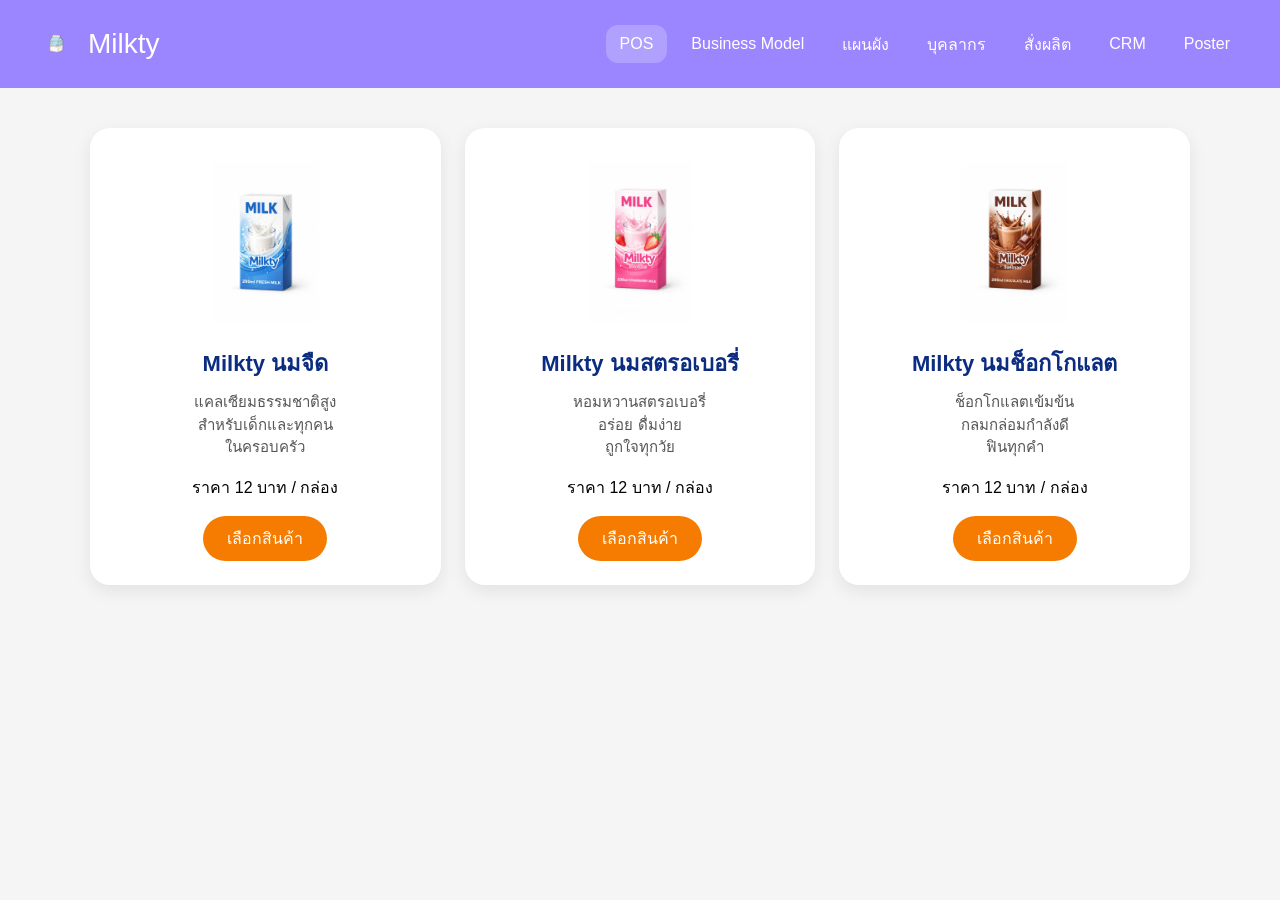
<file: index.html>
<!DOCTYPE html>
<html lang="th">
<head>
  <meta charset="UTF-8" />
  <meta name="viewport" content="width=device-width, initial-scale=1.0" />
  <title>Milkty | สินค้า</title>
  <link rel="stylesheet" href="./Product/product.css" />  
</head>

<body>

  <!-- Top Navbar -->
  <header class="topbar">
        <div class="brand">
            <img src="./img/logo.png" alt="Milkty Logo" class="brand-icon">
            <span class="brand-name">Milkty</span>
        </div>

        <!-- เมนู -->
        <nav class="nav">
            <a href="./Product/index.html" class="nav-link active">POS</a>
            <a href="./Business/business.html" class="nav-link">Business Model</a>
            <a href="./Diagram/diagram.html" class="nav-link">แผนผัง</a>
            <a href="./Team/team.html" class="nav-link">บุคลากร</a>
            <a href="./Production/production.html" class="nav-link">สั่งผลิต</a>
            <a href="./CRM/crm.html" class="nav-link">CRM</a>
            <a href="./Poster/poster.html" class="nav-link">Poster</a>
        </nav>
    </header>

  <!-- Products -->
  <main class="wrap">
    <section class="cards">

      <!-- 1) นมจืด -->
      <article class="card">
        <div class="imgbox">
          <img src="./img/milk.png" alt="Milkty นมจืด">
        </div>

        <h2 class="title">Milkty นมจืด</h2>
        <p class="desc">
          แคลเซียมธรรมชาติสูง<br>
          สำหรับเด็กและทุกคน<br>
          ในครอบครัว
        </p>
        <p class="price">ราคา 12 บาท / กล่อง</p>

        <a class="btn" href="./Order/order.html?product=plain">เลือกสินค้า</a>
      </article>

      <!-- 2) นมสตรอเบอรี่ -->
      <article class="card">
        <div class="imgbox">
          <img src="./img/milk_straw.png" alt="Milkty นมสตรอเบอรี่">
        </div>

        <h2 class="title">Milkty นมสตรอเบอรี่</h2>
        <p class="desc">
          หอมหวานสตรอเบอรี่<br>
          อร่อย ดื่มง่าย<br>
          ถูกใจทุกวัย
        </p><p class="price">ราคา 12 บาท / กล่อง</p>

        <a class="btn" href="./Order/order.html?product=strawberry">เลือกสินค้า</a>
      </article>

      <!-- 3) นมช็อกโกแลต -->
      <article class="card">
        <div class="imgbox">
          <img src="./img/milk_choc.png" alt="Milkty นมช็อกโกแลต">
        </div>

        <h2 class="title">Milkty นมช็อกโกแลต</h2>
        <p class="desc">
          ช็อกโกแลตเข้มข้น<br>
          กลมกล่อมกำลังดี<br>
          ฟินทุกคำ
        </p>
        <p class="price">ราคา 12 บาท / กล่อง</p>

        <a class="btn" href="./Order/order.html?product=chocolate">เลือกสินค้า</a>
      </article>

    </section>
  </main>

</body>
</html>
</file>
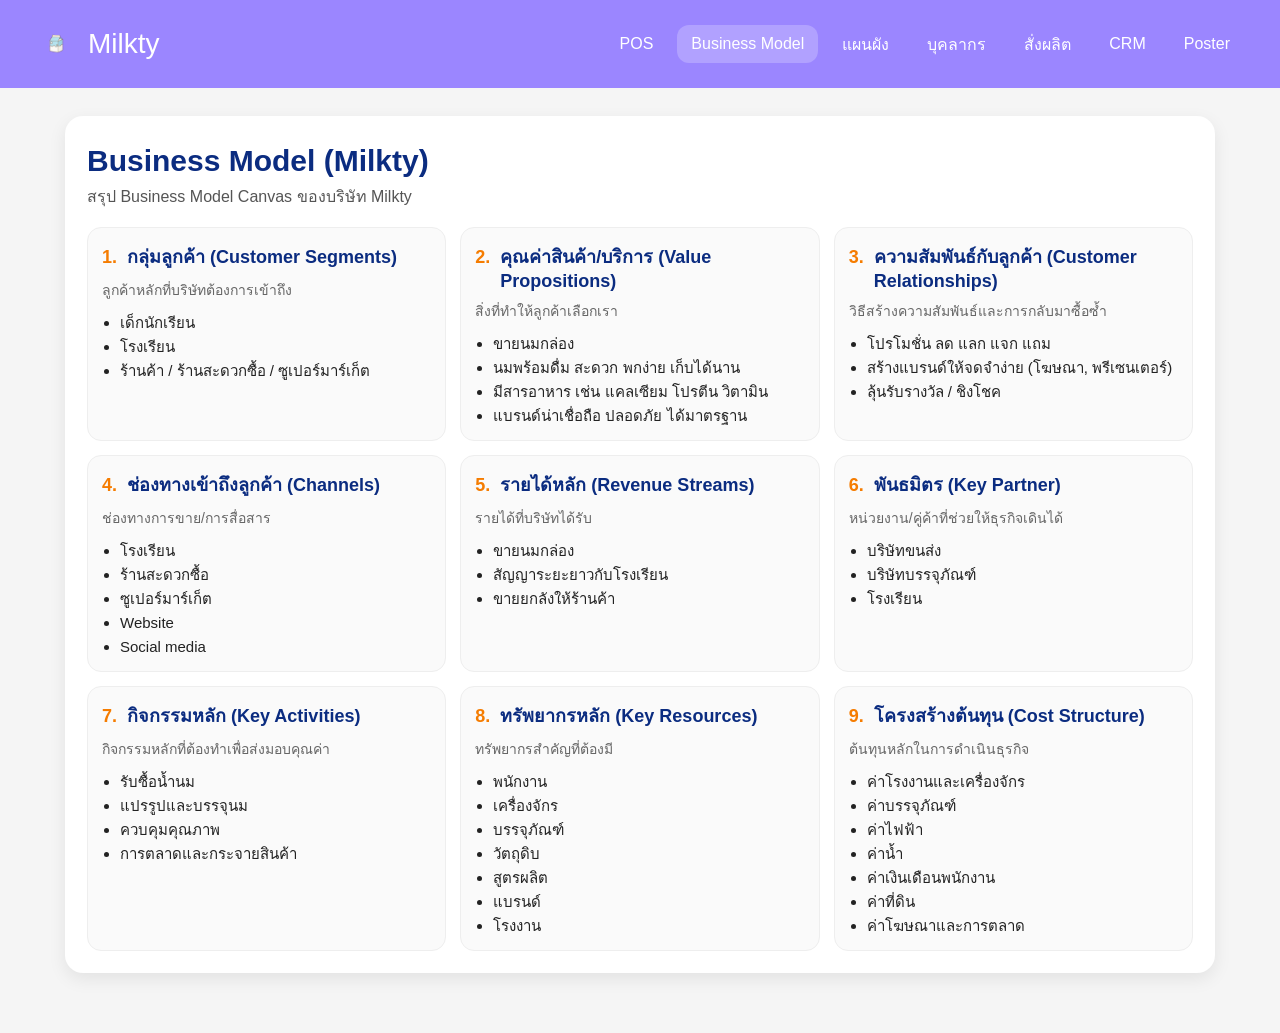
<file: Business/business.html>
<!DOCTYPE html>
<html lang="th">

<head>
  <meta charset="UTF-8" />
  <meta name="viewport" content="width=device-width, initial-scale=1.0" />
  <title>Milkty | Business Model</title>
  <link rel="stylesheet" href="business.css" />
</head>

<body>
  <header class="topbar">
    <div class="brand">
      <img src="../img/logo.png" alt="Milkty Logo" class="brand-icon">
      <span class="brand-name">Milkty</span>
    </div>

    <nav class="nav">
      <a href="../index.html" class="nav-link">POS</a>
      <a href="../Business/business.html" class="nav-link active">Business Model</a>
      <a href="../Diagram/diagram.html" class="nav-link">แผนผัง</a>
      <a href="../Team/team.html" class="nav-link">บุคลากร</a>
      <a href="../Production/production.html" class="nav-link">สั่งผลิต</a>
      <a href="../CRM/crm.html" class="nav-link">CRM</a>
      <a href="../Poster/poster.html" class="nav-link">Poster</a>
    </nav>
  </header>

  <main class="wrap">
    <section class="card">
      <h1 class="page-title">Business Model (Milkty)</h1>
      <p class="subtitle">สรุป Business Model Canvas ของบริษัท Milkty</p>

      <div class="grid" id="bmGrid">
        <!-- business.js จะใส่การ์ดให้ -->
      </div>
    </section>
  </main>

  <script src="business.js"></script>
</body>

</html>
</file>
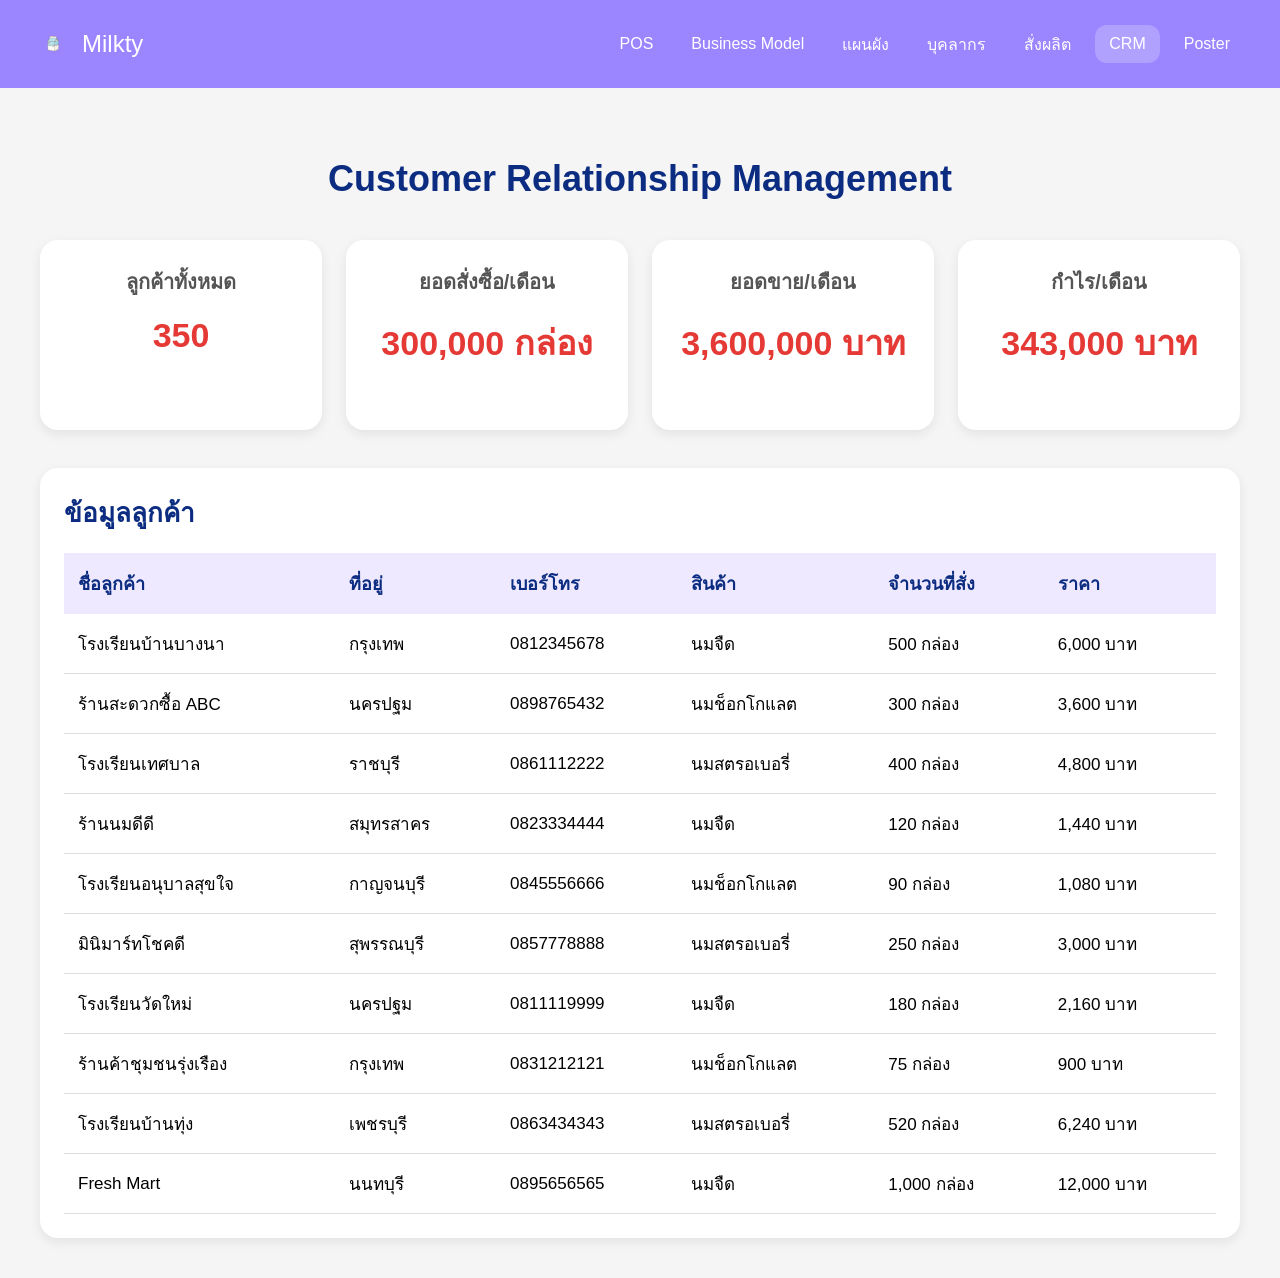
<file: CRM/crm.html>
<!DOCTYPE html>
<html lang="th">

<head>
    <meta charset="UTF-8">
    <meta name="viewport" content="width=device-width, initial-scale=1.0">
    <title>Milkty CRM</title>
    <link rel="stylesheet" href="crm.css">
</head>

<body>

    <header class="topbar">
        <div class="brand">
            <img src="../img/logo.png" class="brand-icon" alt="Milkty Logo">
            <span class="brand-name">Milkty</span>
        </div>

        <nav class="nav">
            <a href="../index.html" class="nav-link">POS</a>
            <a href="../Business/business.html" class="nav-link">Business Model</a>
            <a href="../Diagram/diagram.html" class="nav-link">แผนผัง</a>
            <a href="../Team/team.html" class="nav-link">บุคลากร</a>
            <a href="../Production/production.html" class="nav-link">สั่งผลิต</a>
            <a href="../CRM/crm.html" class="nav-link active">CRM</a>
            <a href="../Poster/poster.html" class="nav-link">Poster</a>
        </nav>
    </header>

    <main class="page">

        <h1 class="title">Customer Relationship Management</h1>

        <!-- Dashboard -->
        <div class="dashboard">

            <div class="box">
                <h3>ลูกค้าทั้งหมด</h3>
                <p>350</p>
            </div>

            <div class="box">
                <h3>ยอดสั่งซื้อ/เดือน</h3>
                <p>300,000 กล่อง</p>
            </div>

            <div class="box">
                <h3>ยอดขาย/เดือน</h3>
                <p>3,600,000 บาท</p>
            </div>

            <div class="box">
                <h3>กำไร/เดือน</h3>
                <p>343,000 บาท</p>
            </div>

        </div>

        <!-- ตารางลูกค้า -->
        <div class="table-section">
            <h2>ข้อมูลลูกค้า</h2>

            <div class="table-wrap">
                <table>
                    <thead>
                        <tr>
                            <th>ชื่อลูกค้า</th>
                            <th>ที่อยู่</th>
                            <th>เบอร์โทร</th>
                            <th>สินค้า</th>
                            <th>จำนวนที่สั่ง</th>
                            <th>ราคา</th>
                        </tr>
                    </thead>

                    <tbody>
                        <tr>
                            <td>โรงเรียนบ้านบางนา</td>
                            <td>กรุงเทพ</td>
                            <td>0812345678</td>
                            <td>นมจืด</td>
                            <td>500 กล่อง</td>
                            <td>6,000 บาท</td>
                        </tr>
                        <tr>
                            <td>ร้านสะดวกซื้อ ABC</td>
                            <td>นครปฐม</td>
                            <td>0898765432</td>
                            <td>นมช็อกโกแลต</td>
                            <td>300 กล่อง</td>
                            <td>3,600 บาท</td>
                        </tr>
                        <tr>
                            <td>โรงเรียนเทศบาล</td>
                            <td>ราชบุรี</td>
                            <td>0861112222</td>
                            <td>นมสตรอเบอรี่</td>
                            <td>400 กล่อง</td>
                            <td>4,800 บาท</td>
                        </tr>
                        <tr>
                            <td>ร้านนมดีดี</td>
                            <td>สมุทรสาคร</td>
                            <td>0823334444</td>
                            <td>นมจืด</td>
                            <td>120 กล่อง</td>
                            <td>1,440 บาท</td>
                        </tr>
                        <tr>
                            <td>โรงเรียนอนุบาลสุขใจ</td>
                            <td>กาญจนบุรี</td>
                            <td>0845556666</td>
                            <td>นมช็อกโกแลต</td>
                            <td>90 กล่อง</td>
                            <td>1,080 บาท</td>
                        </tr>
                        <tr>
                            <td>มินิมาร์ทโชคดี</td>
                            <td>สุพรรณบุรี</td>
                            <td>0857778888</td>
                            <td>นมสตรอเบอรี่</td>
                            <td>250 กล่อง</td>
                            <td>3,000 บาท</td>
                        </tr>
                        <tr>
                            <td>โรงเรียนวัดใหม่</td>
                            <td>นครปฐม</td>
                            <td>0811119999</td>
                            <td>นมจืด</td>
                            <td>180 กล่อง</td>
                            <td>2,160 บาท</td>
                        </tr>
                        <tr>
                            <td>ร้านค้าชุมชนรุ่งเรือง</td>
                            <td>กรุงเทพ</td>
                            <td>0831212121</td>
                            <td>นมช็อกโกแลต</td>
                            <td>75 กล่อง</td>
                            <td>900 บาท</td>
                        </tr>
                        <tr>
                            <td>โรงเรียนบ้านทุ่ง</td>
                            <td>เพชรบุรี</td>
                            <td>0863434343</td>
                            <td>นมสตรอเบอรี่</td>
                            <td>520 กล่อง</td>
                            <td>6,240 บาท</td>
                        </tr>
                        <tr>
                            <td>Fresh Mart</td>
                            <td>นนทบุรี</td>
                            <td>0895656565</td>
                            <td>นมจืด</td>
                            <td>1,000 กล่อง</td>
                            <td>12,000 บาท</td>
                        </tr>
                    </tbody>
                </table>
            </div>
        </div>

    </main>

</body>

</html>
</file>
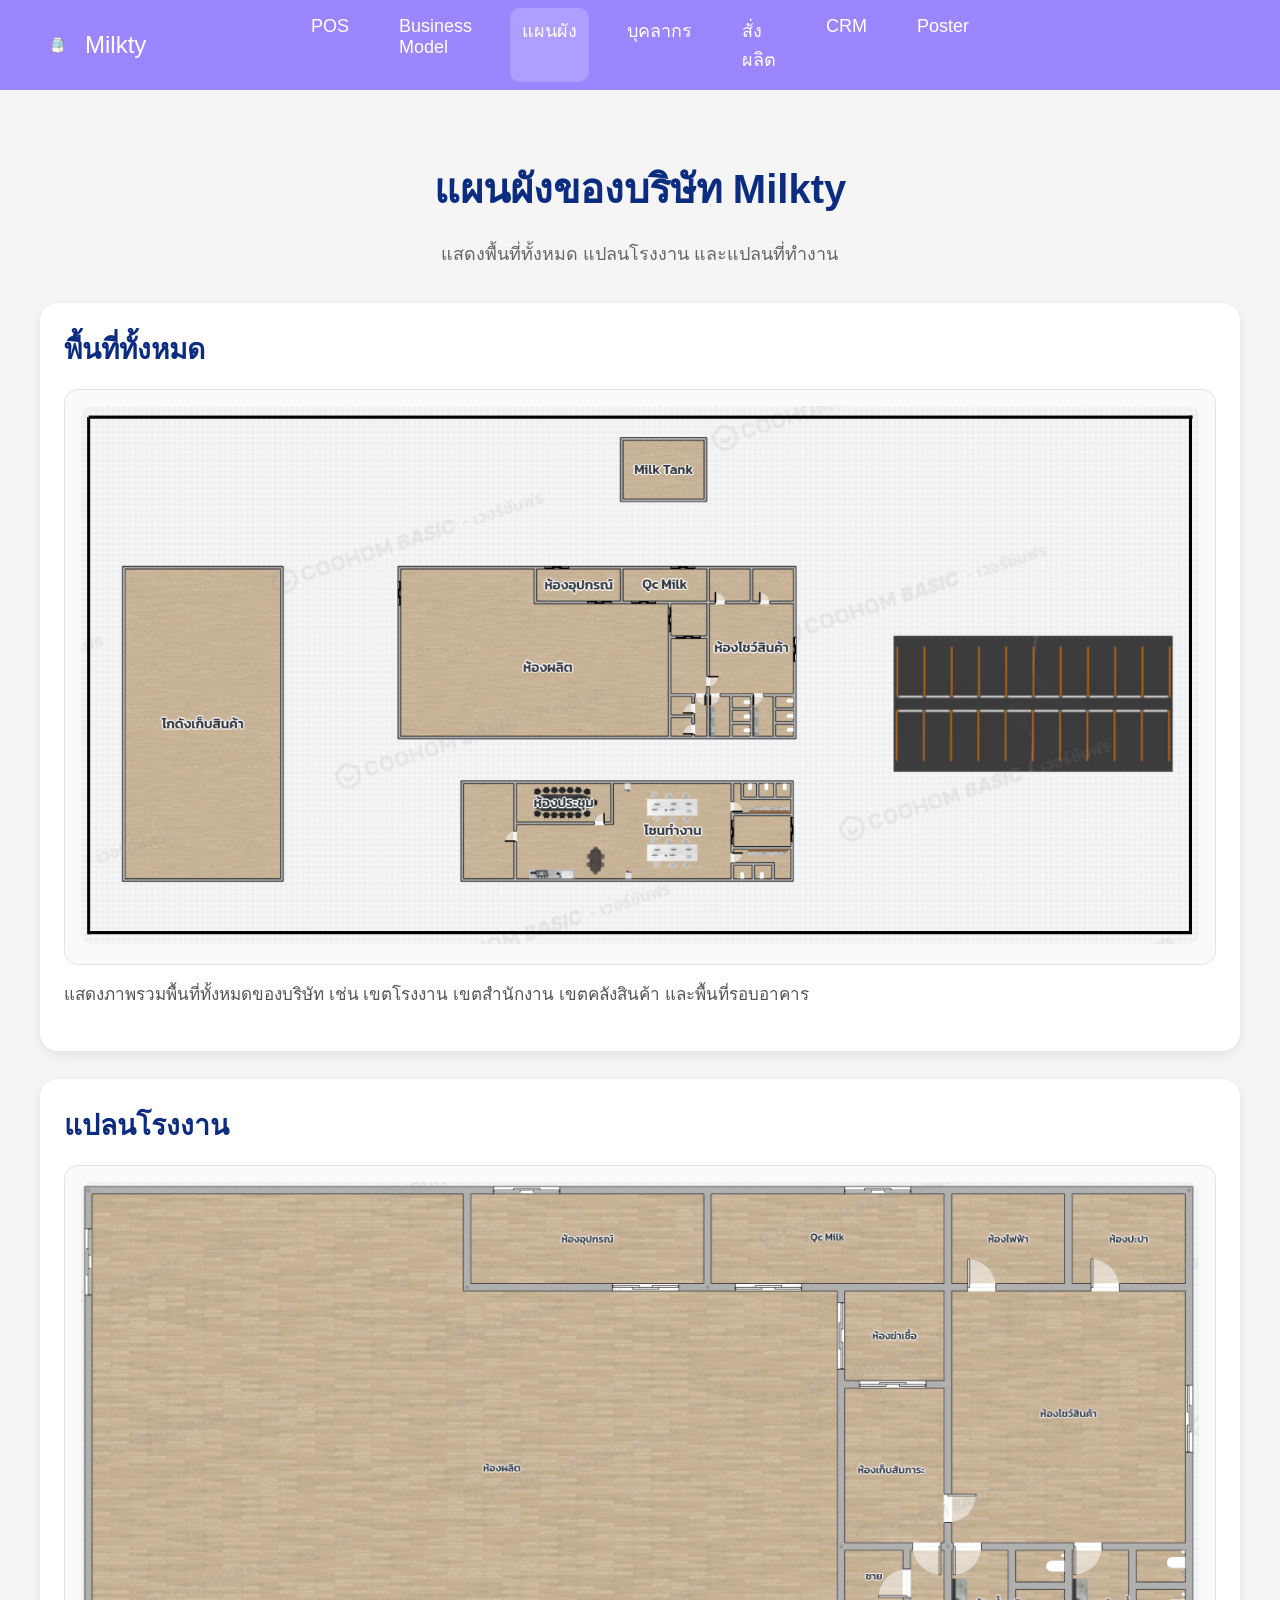
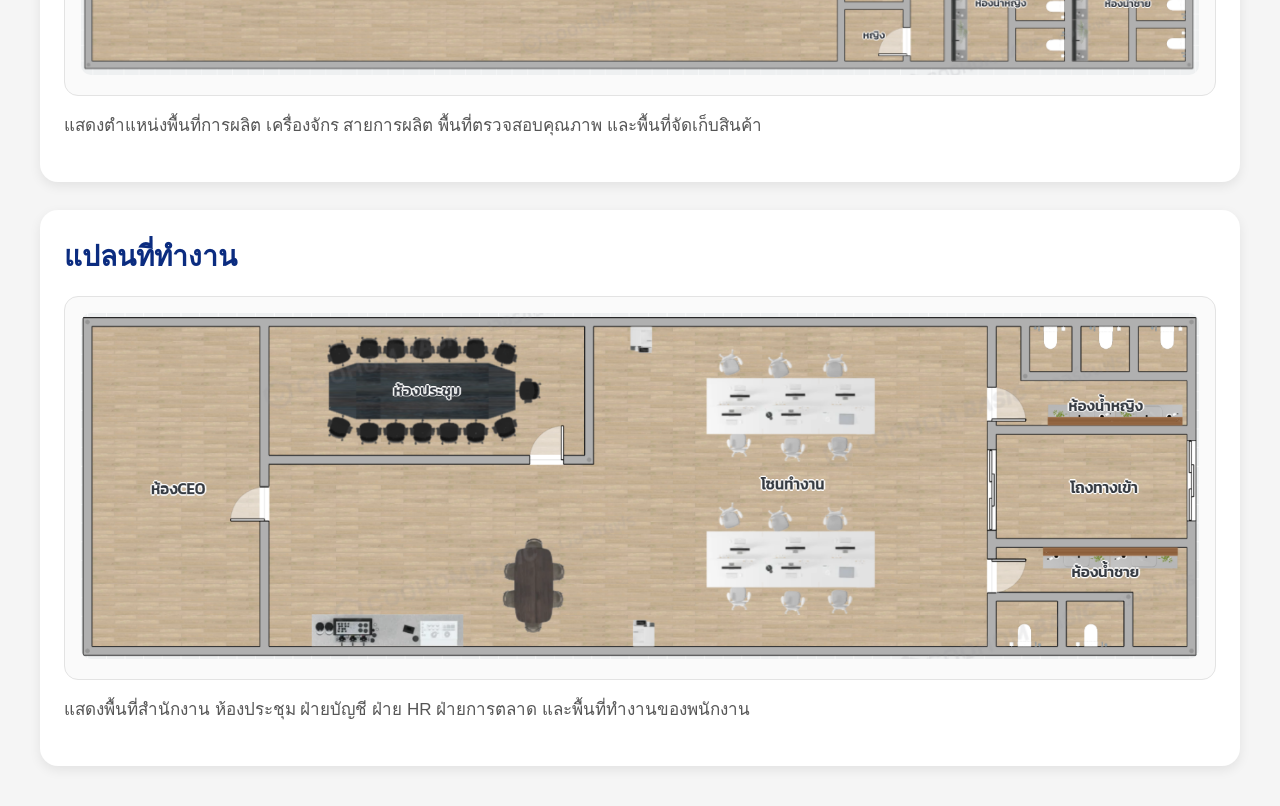
<file: Diagram/diagram.html>
<!DOCTYPE html>
<html lang="th">
<head>
    <meta charset="UTF-8">
    <meta name="viewport" content="width=device-width, initial-scale=1.0">
    <title>Milkty | แผนผัง</title>
    <link rel="stylesheet" href="diagram.css">
</head>
<body>

    <header class="topbar">
        <div class="brand">
            <img src="../img/logo.png" class="brand-icon" alt="Milkty Logo">
            <span class="brand-name">Milkty</span>
        </div>

        <nav class="nav">
            <a href="../index.html" class="nav-link">POS</a>
            <a href="../Business/business.html" class="nav-link">Business Model</a>
            <a href="../Diagram/diagram.html" class="nav-link active">แผนผัง</a>
            <a href="../Team/team.html" class="nav-link">บุคลากร</a>
            <a href="../Production/production.html" class="nav-link">สั่งผลิต</a>
            <a href="../CRM/crm.html" class="nav-link">CRM</a>
            <a href="../Poster/poster.html" class="nav-link">Poster</a>
        </nav>
    </header>

    <main class="page">
        <h1 class="title">แผนผังของบริษัท Milkty</h1>
        <p class="subtitle">แสดงพื้นที่ทั้งหมด แปลนโรงงาน และแปลนที่ทำงาน</p>

        <section class="plan-section">
            <div class="plan-card">
                <h2>พื้นที่ทั้งหมด</h2>
                <div class="image-box">
                    <img src="../img/area.png   " alt="พื้นที่ทั้งหมด">
                </div>
                <p class="desc">แสดงภาพรวมพื้นที่ทั้งหมดของบริษัท เช่น เขตโรงงาน เขตสำนักงาน เขตคลังสินค้า และพื้นที่รอบอาคาร</p>
            </div>

            <div class="plan-card">
                <h2>แปลนโรงงาน</h2>
                <div class="image-box">
                    <img src="../img/factory.png" alt="แปลนโรงงาน">
                </div>
                <p class="desc">แสดงตำแหน่งพื้นที่การผลิต เครื่องจักร สายการผลิต พื้นที่ตรวจสอบคุณภาพ และพื้นที่จัดเก็บสินค้า</p>
            </div>

            <div class="plan-card">
                <h2>แปลนที่ทำงาน</h2>
                <div class="image-box">
                    <img src="../img/office.png" alt="แปลนที่ทำงาน">
                </div>
                <p class="desc">แสดงพื้นที่สำนักงาน ห้องประชุม ฝ่ายบัญชี ฝ่าย HR ฝ่ายการตลาด และพื้นที่ทำงานของพนักงาน</p>
            </div>
        </section>
    </main>

</body>
</html>
</file>
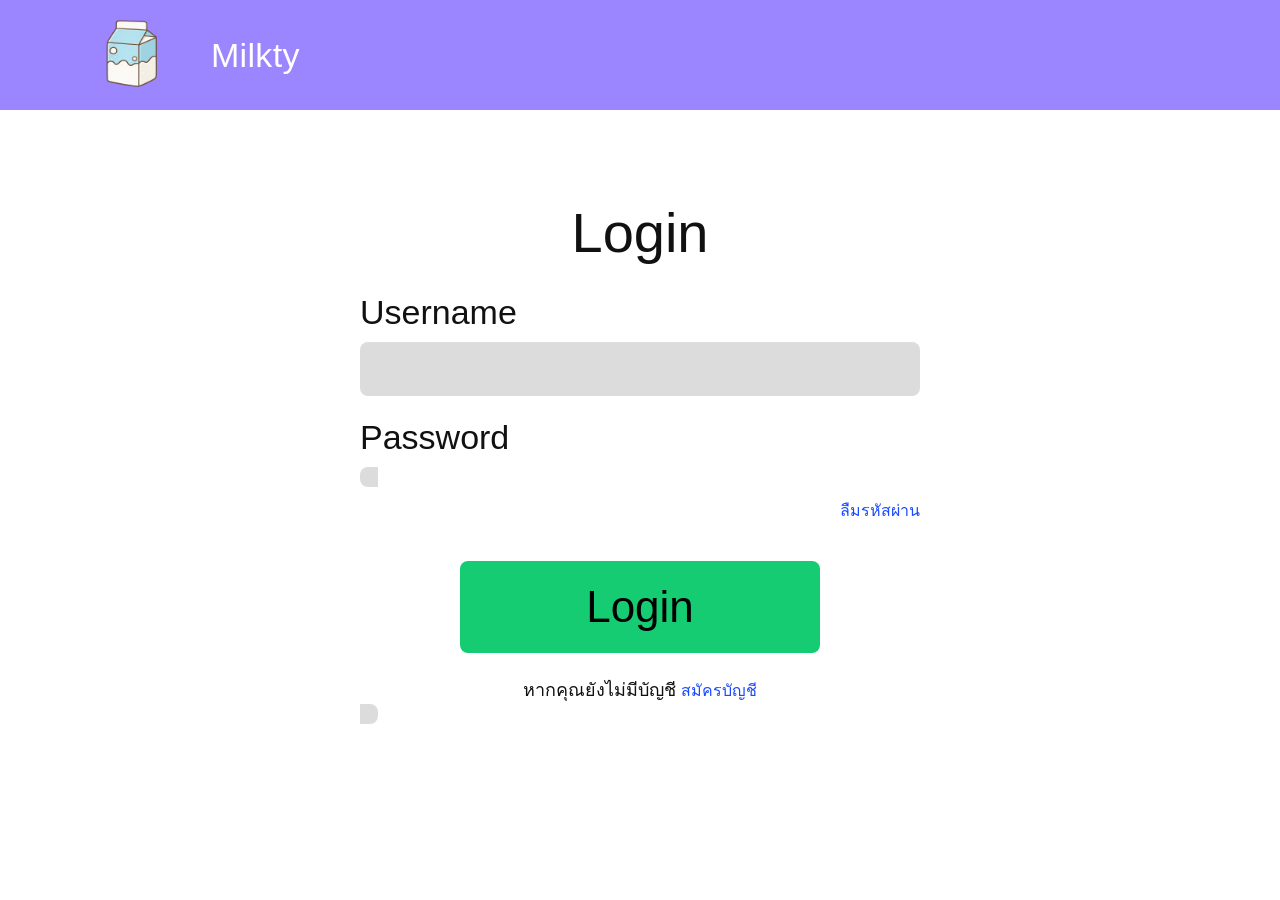
<file: Login/login.html>
<!DOCTYPE html>
<html lang="th">

<head>
  <meta charset="UTF-8" />
  <meta name="viewport" content="width=device-width, initial-scale=1.0" />
  <title>Milkty | Login</title>
  <link rel="stylesheet" href="login.css" />
</head>

<body>

  <!-- Top Navbar -->
  <header class="topbar">
    <div class="brand">
      <img src="../img/logo.png" alt="Milkty Logo" class="brand-icon">
      <span class="brand-name">Milkty</span>
    </div>
  </header>

  <!-- Main -->
  <main class="page">
    <section class="login-card">
      <h1 class="title">Login</h1>

      <form class="form" id="loginForm">
        <label class="label" for="username">Username</label>
        <input class="input" id="username" name="username" type="text" required />

        <label class="label" for="password">Password</label>
        <inpu t class="input" id="password" name="password" type="password" required />

        <div class="row">
          <a class="link" href="#">ลืมรหัสผ่าน</a>
        </div>

        <button class="btn" type="submit">Login</button>

        <p class="register">
          หากคุณยังไม่มีบัญชี
          <a class="link" href="#">สมัครบัญชี</a>
        </p>
      </form>
    </section>
  </main>

  <!-- link js (ต้องอยู่ก่อนปิด body) -->
  <script src="login.js"></script>
</body>

</html>
</file>
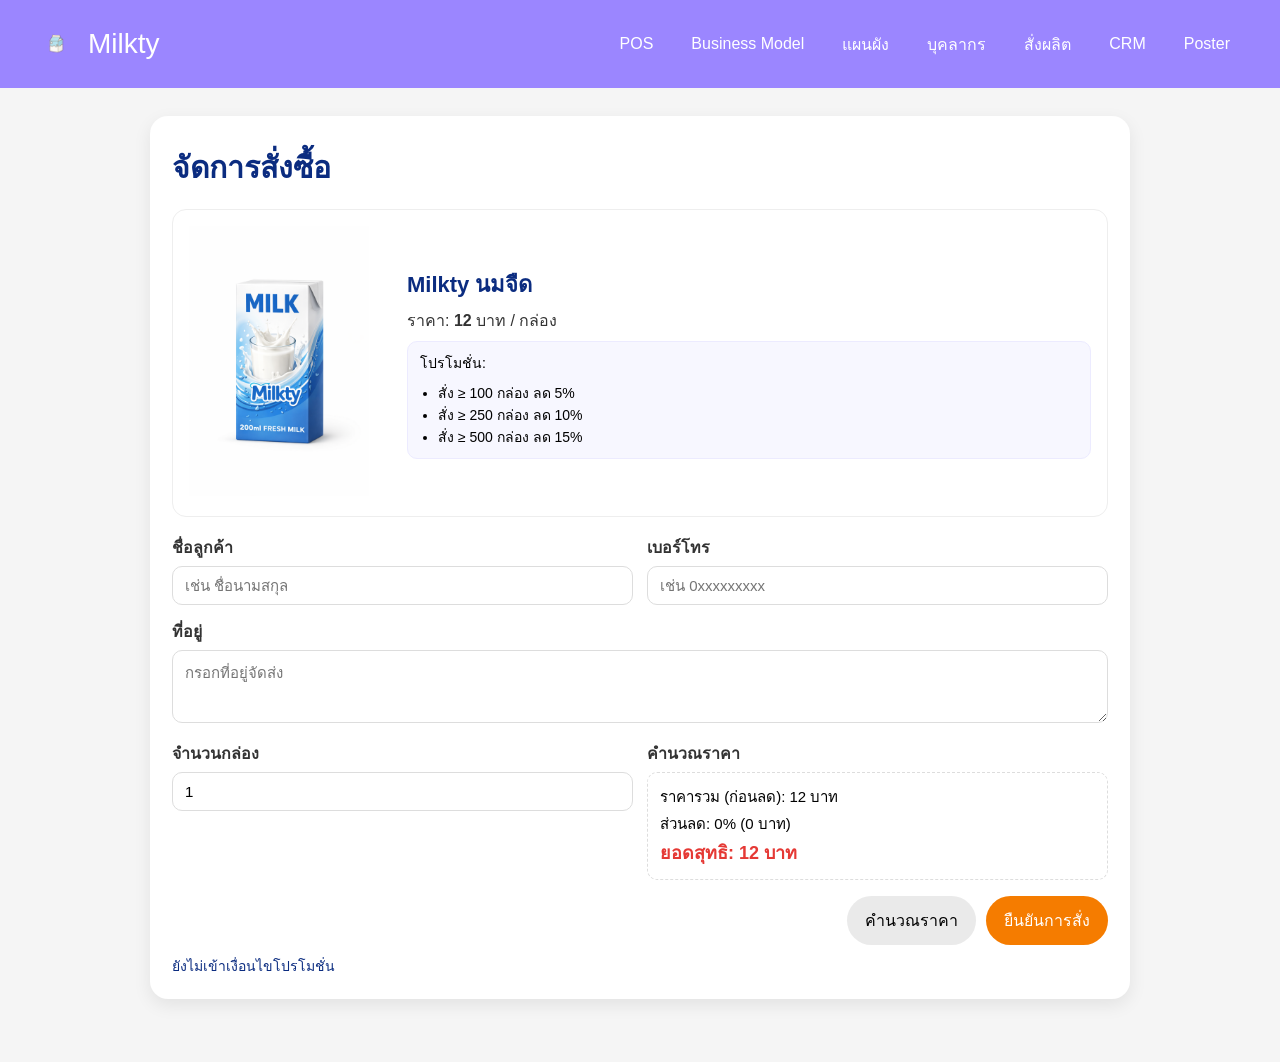
<file: Order/order.html>
<!DOCTYPE html>
<html lang="th">

<head>
    <meta charset="UTF-8" />
    <meta name="viewport" content="width=device-width, initial-scale=1.0" />
    <title>Milkty | Order</title>
    <link rel="stylesheet" href="order.css" />
</head>

<body>
    <header class="topbar">
        <div class="brand">
            <img src="../img/logo.png" alt="Milkty Logo" class="brand-icon">
            <span class="brand-name">Milkty</span>
        </div>

        <!-- เมนู -->
        <nav class="nav">
            <a href="../index.html" class="nav-link">POS</a>
            <a href="../Business/business.html" class="nav-link">Business Model</a>
            <a href="../Diagram/diagram.html" class="nav-link">แผนผัง</a>
            <a href="../Team/team.html" class="nav-link">บุคลากร</a>
            <a href="../Production/production.html" class="nav-link">สั่งผลิต</a>
            <a href="../CRM/crm.html" class="nav-link">CRM</a>
            <a href="../Poster/poster.html" class="nav-link">Poster</a>
        </nav>
    </header>

    <main class="wrap">

        <section class="card">
            <h1 class="page-title">จัดการสั่งซื้อ</h1>

            <!-- สรุปสินค้า -->
            <div class="product-box">
                <div class="p-left">
                    <img id="productImg" src="../img/milk.png" alt="สินค้า" />
                </div>

                <div class="p-right">
                    <div class="p-name" id="productName">Milkty นมจืด</div>
                    <div class="p-price">ราคา: <b>12</b> บาท / กล่อง</div>
                    <div class="promo">
                        โปรโมชั่น:
                        <ul>
                            <li>สั่ง ≥ 100 กล่อง ลด 5%</li>
                            <li>สั่ง ≥ 250 กล่อง ลด 10%</li>
                            <li>สั่ง ≥ 500 กล่อง ลด 15%</li>
                        </ul>
                    </div>
                </div>
            </div>

            <!-- ฟอร์มสั่งซื้อ -->
            <form id="orderForm" class="form">
                <div class="grid">
                    <div class="field">
                        <label for="customerName">ชื่อลูกค้า</label>
                        <input id="customerName" type="text" placeholder="เช่น ชื่อนามสกุล" required />
                    </div>

                    <div class="field">
                        <label for="phone">เบอร์โทร</label>
                        <input id="phone" type="tel" placeholder="เช่น 0xxxxxxxxx" />
                    </div>

                    <div class="field full">
                        <label for="address">ที่อยู่</label>
                        <textarea id="address" rows="3" placeholder="กรอกที่อยู่จัดส่ง" required></textarea>
                    </div>

                    <div class="field">
                        <label for="qty">จำนวนกล่อง</label>
                        <input id="qty" type="number" min="1" value="1" required />
                    </div>

                    <div class="field">
                        <label>คำนวณราคา</label>
                        <div class="calc">
                            <div>ราคารวม (ก่อนลด): <span id="subtotal">12</span> บาท</div>
                            <div>ส่วนลด: <span id="discountRate">0</span>% (<span id="discountAmount">0</span> บาท)
                            </div>
                            <div class="total">ยอดสุทธิ: <span id="total">12</span> บาท</div>
                        </div>
                    </div>
                </div>

                <div class="actions">
                    <button type="button" class="btn gray" id="btnCalc">คำนวณราคา</button>
                    <button type="submit" class="btn orange">ยืนยันการสั่ง</button>
                </div>

                <p class="note" id="promoNote"></p>
            </form>
        </section>

    </main>

    <script src="order.js"></script>
</body>

</html>
</file>
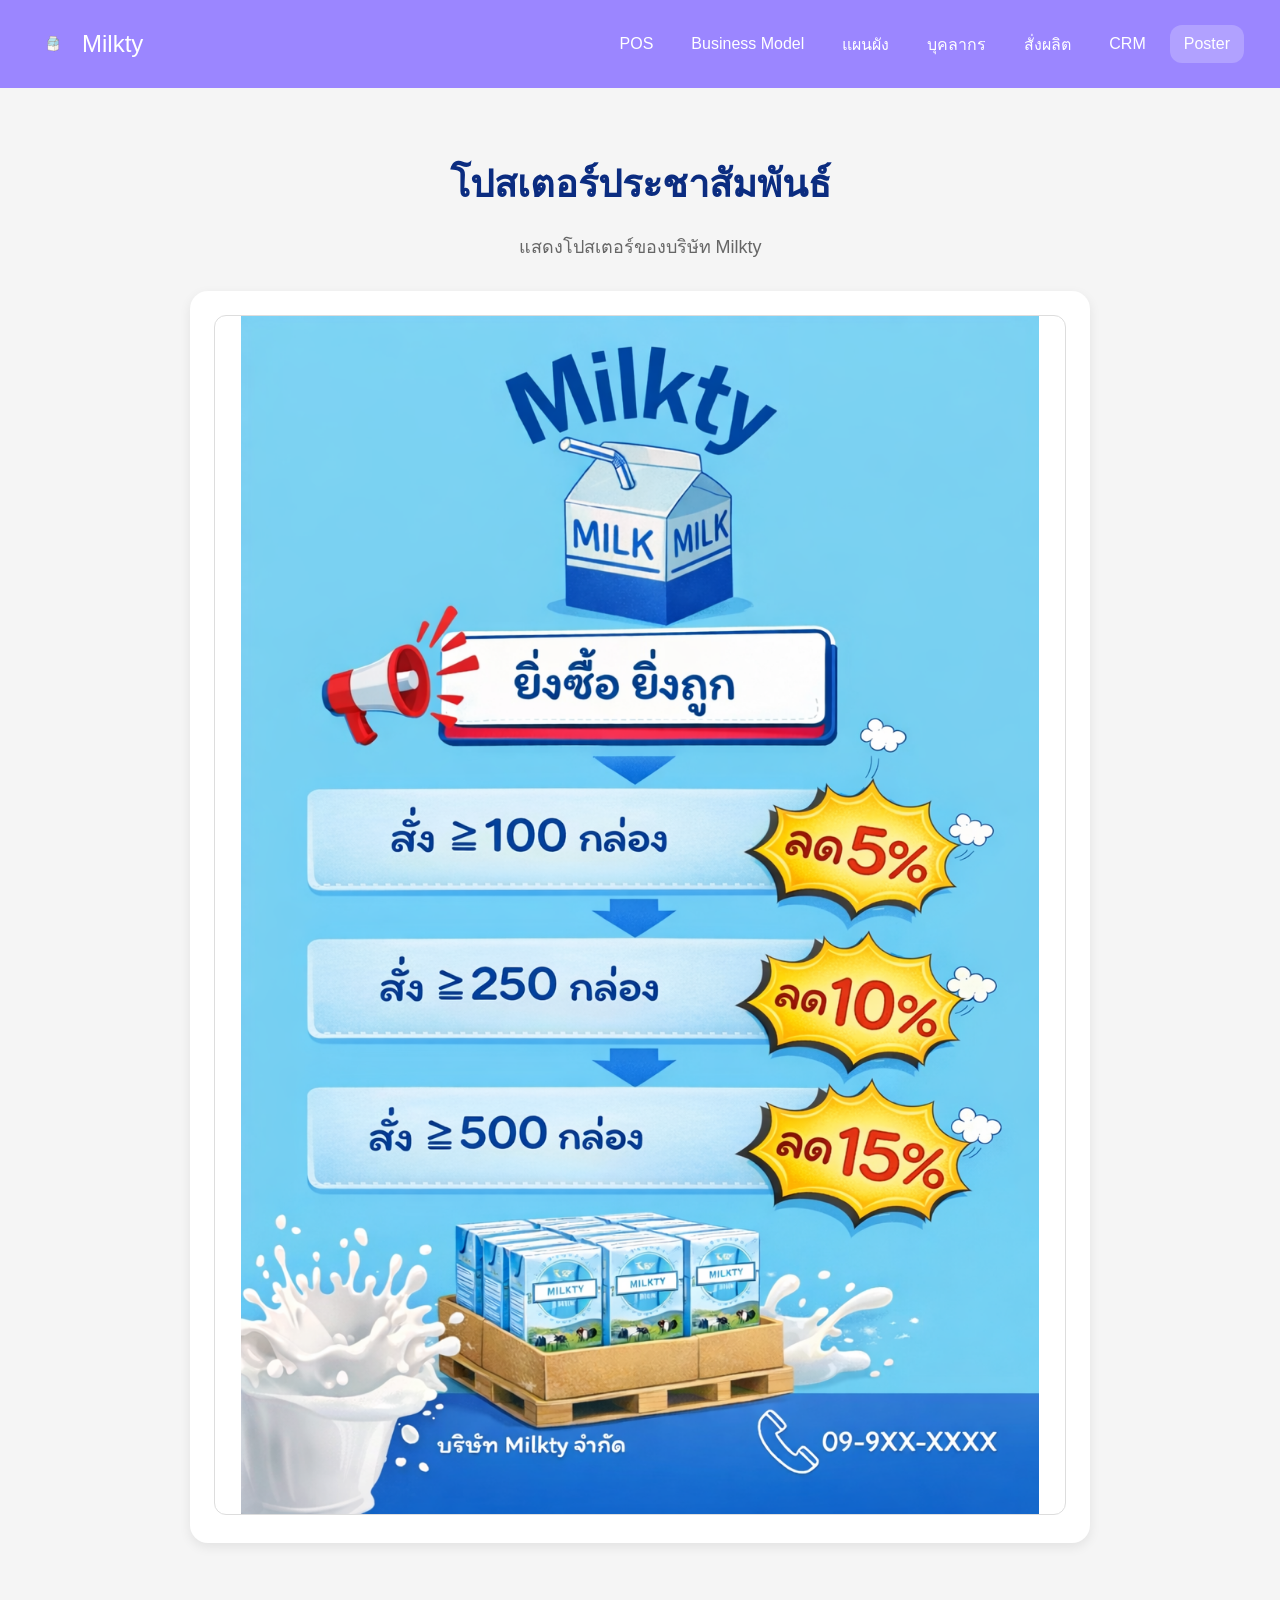
<file: Poster/poster.html>
<!DOCTYPE html>
<html lang="th">

<head>
    <meta charset="UTF-8">
    <meta name="viewport" content="width=device-width, initial-scale=1.0">
    <title>Milkty | Poster</title>
    <link rel="stylesheet" href="poster.css">
</head>

<body>

    <header class="topbar">
        <div class="brand">
            <img src="../img/logo.png" alt="Milkty Logo" class="brand-icon">
            <span class="brand-name">Milkty</span>
        </div>

        <nav class="nav">
            <a href="../index.html" class="nav-link">POS</a>
            <a href="../Business/business.html" class="nav-link">Business Model</a>
            <a href="../Diagram/diagram.html" class="nav-link">แผนผัง</a>
            <a href="../Team/team.html" class="nav-link">บุคลากร</a>
            <a href="../Production/production.html" class="nav-link">สั่งผลิต</a>
            <a href="../CRM/crm.html" class="nav-link">CRM</a>
            <a href="../Poster/poster.html" class="nav-link active">Poster</a>
        </nav>
    </header>

    <main class="page">
        <h1 class="title">โปสเตอร์ประชาสัมพันธ์</h1>
        <p class="subtitle">แสดงโปสเตอร์ของบริษัท Milkty</p>

        <section class="poster-section">
            <div class="poster-card">
                <img src="../img/poster2.png" alt="Milkty Poster" class="poster-image">
            </div>
        </section>
    </main>

</body>

</html>
</file>
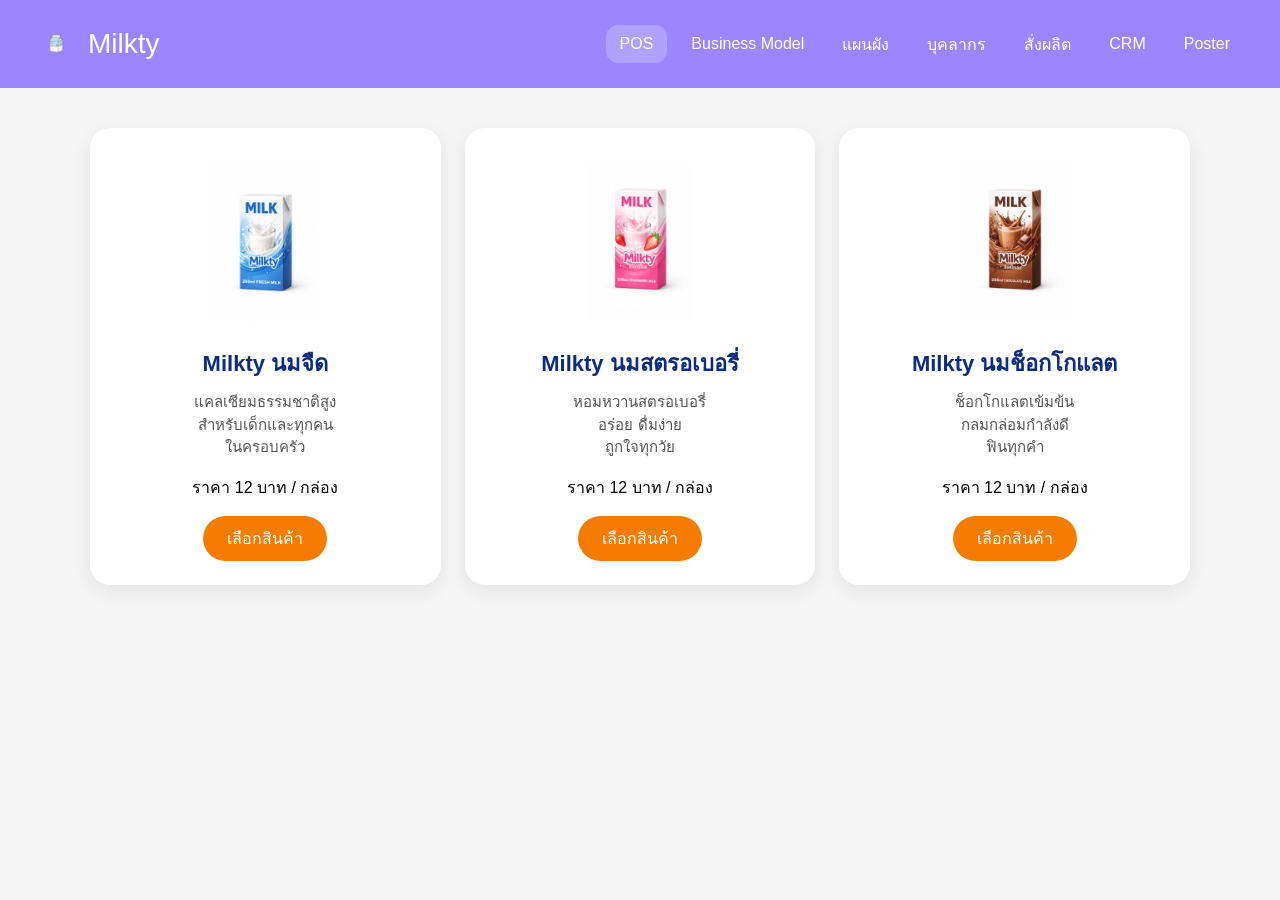
<file: Product/product.html>
<!DOCTYPE html>
<html lang="th">
<head>
  <meta charset="UTF-8" />
  <meta name="viewport" content="width=device-width, initial-scale=1.0" />
  <title>Milkty | สินค้า</title>
  <link rel="stylesheet" href="product.css" />
</head>

<body>

  <!-- Top Navbar -->
  <header class="topbar">
        <div class="brand">
            <img src="../img/logo.png" alt="Milkty Logo" class="brand-icon">
            <span class="brand-name">Milkty</span>
        </div>

        <!-- เมนู -->
        <nav class="nav">
            <a href="../Product/product.html" class="nav-link active">POS</a>
            <a href="../Business/business.html" class="nav-link">Business Model</a>
            <a href="../Diagram/diagram.html" class="nav-link">แผนผัง</a>
            <a href="../Team/team.html" class="nav-link">บุคลากร</a>
            <a href="../Production/production.html" class="nav-link">สั่งผลิต</a>
            <a href="../CRM/crm.html" class="nav-link">CRM</a>
            <a href="../Poster/poster.html" class="nav-link">Poster</a>
        </nav>
    </header>

  <!-- Products -->
  <main class="wrap">
    <section class="cards">

      <!-- 1) นมจืด -->
      <article class="card">
        <div class="imgbox">
          <img src="../img/milk.png" alt="Milkty นมจืด">
        </div>

        <h2 class="title">Milkty นมจืด</h2>
        <p class="desc">
          แคลเซียมธรรมชาติสูง<br>
          สำหรับเด็กและทุกคน<br>
          ในครอบครัว
        </p>
        <p class="price">ราคา 12 บาท / กล่อง</p>

        <a class="btn" href="../Order/order.html?product=plain">เลือกสินค้า</a>
      </article>

      <!-- 2) นมสตรอเบอรี่ -->
      <article class="card">
        <div class="imgbox">
          <img src="../img/milk_straw.png" alt="Milkty นมสตรอเบอรี่">
        </div>

        <h2 class="title">Milkty นมสตรอเบอรี่</h2>
        <p class="desc">
          หอมหวานสตรอเบอรี่<br>
          อร่อย ดื่มง่าย<br>
          ถูกใจทุกวัย
        </p><p class="price">ราคา 12 บาท / กล่อง</p>

        <a class="btn" href="../Order/order.html?product=strawberry">เลือกสินค้า</a>
      </article>

      <!-- 3) นมช็อกโกแลต -->
      <article class="card">
        <div class="imgbox">
          <img src="../img/milk_choc.png" alt="Milkty นมช็อกโกแลต">
        </div>

        <h2 class="title">Milkty นมช็อกโกแลต</h2>
        <p class="desc">
          ช็อกโกแลตเข้มข้น<br>
          กลมกล่อมกำลังดี<br>
          ฟินทุกคำ
        </p>
        <p class="price">ราคา 12 บาท / กล่อง</p>

        <a class="btn" href="../Order/order.html?product=chocolate">เลือกสินค้า</a>
      </article>

    </section>
  </main>

</body>
</html>
</file>
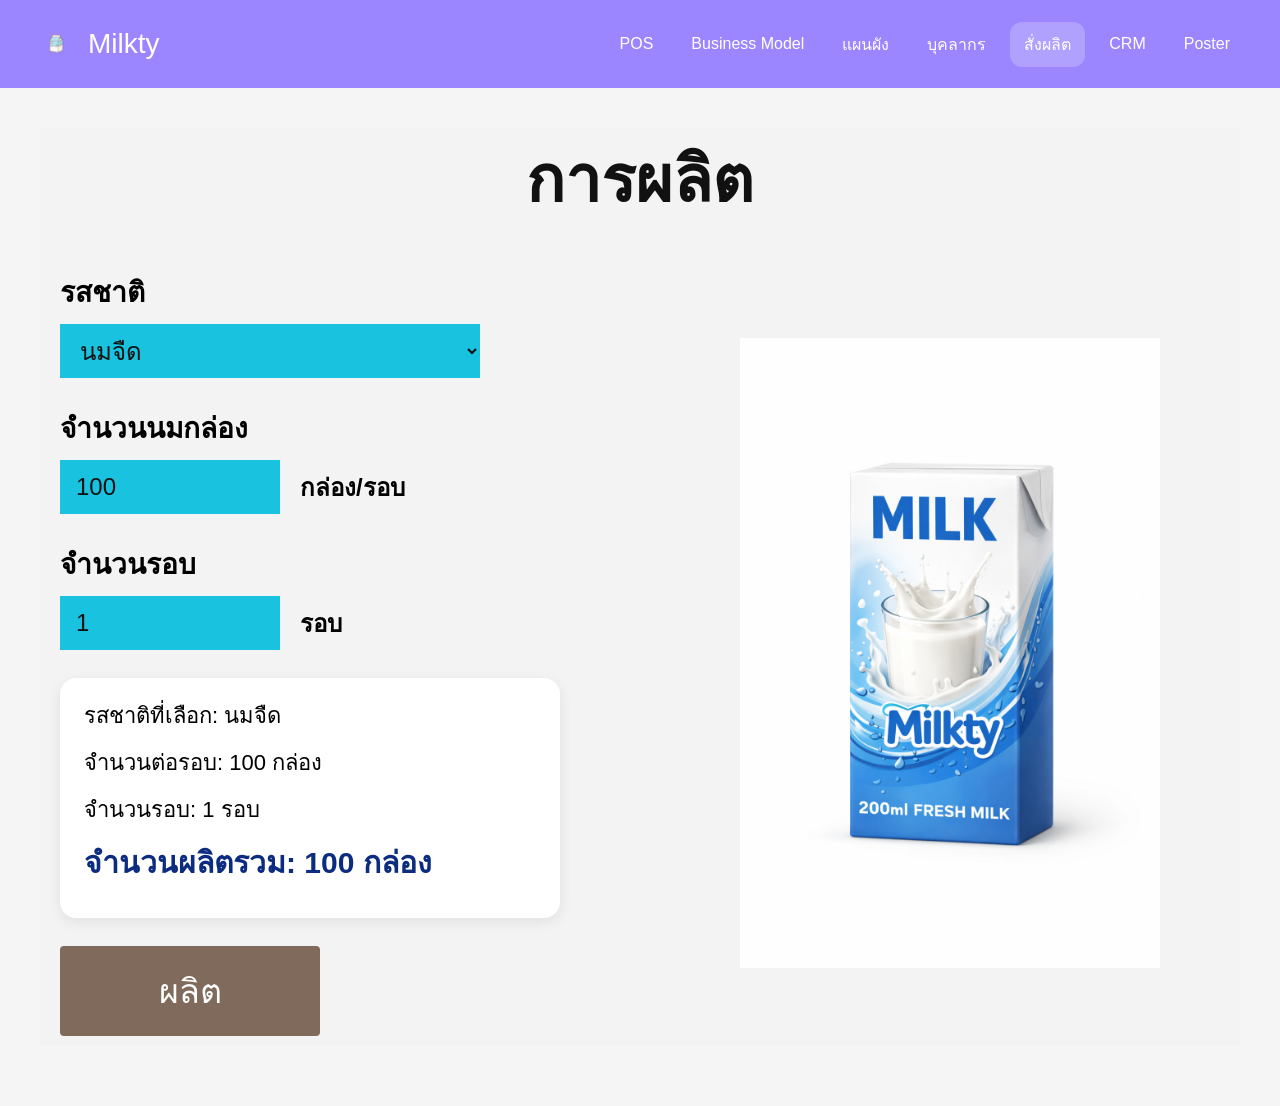
<file: Production/production.html>
<!DOCTYPE html>
<html lang="th">

<head>
    <meta charset="UTF-8" />
    <meta name="viewport" content="width=device-width, initial-scale=1.0" />
    <title>Milkty | สั่งผลิต</title>
    <link rel="stylesheet" href="production.css" />
</head>

<body>

    <header class="topbar">
        <div class="brand">
            <img src="../img/logo.png" alt="Milkty Logo" class="brand-icon">
            <span class="brand-name">Milkty</span>
        </div>

        <nav class="nav">
            <a href="../index.html" class="nav-link">POS</a>
            <a href="../Business/business.html" class="nav-link">Business Model</a>
            <a href="../Diagram/diagram.html" class="nav-link">แผนผัง</a>
            <a href="../Team/team.html" class="nav-link">บุคลากร</a>
            <a href="../Production/production.html" class="nav-link active">สั่งผลิต</a>
            <a href="../CRM/crm.html" class="nav-link">CRM</a>
            <a href="../Poster/poster.html" class="nav-link">Poster</a>
        </nav>
    </header>

    <main class="page">
        <section class="production-card">
            <h1 class="page-title">การผลิต</h1>

            <div class="content-grid">
                <!-- ฝั่งซ้าย -->
                <div class="form-side">
                    <form id="productionForm">
                        <div class="field">
                            <label for="flavor">รสชาติ</label>
                            <select id="flavor" required>
                                <option value="plain">นมจืด</option>
                                <option value="strawberry">นมสตรอเบอรี่</option>
                                <option value="chocolate">นมช็อกโกแลต</option>
                            </select>
                        </div>

                        <div class="field">
                            <label for="boxPerRound">จำนวนนมกล่อง</label>
                            <div class="input-row">
                                <input type="number" id="boxPerRound" min="1" value="100" required>
                                <span class="unit">กล่อง/รอบ</span>
                            </div>
                        </div>

                        <div class="field">
                            <label for="rounds">จำนวนรอบ</label>
                            <div class="input-row">
                                <input type="number" id="rounds" min="1" value="1" required>
                                <span class="unit">รอบ</span>
                            </div>
                        </div>

                        <div class="summary-box">
                            <p>รสชาติที่เลือก: <span id="selectedFlavor">นมจืด</span></p>
                            <p>จำนวนต่อรอบ: <span id="showBoxPerRound">100</span> กล่อง</p>
                            <p>จำนวนรอบ: <span id="showRounds">1</span> รอบ</p>
                            <p class="total-text">จำนวนผลิตรวม: <span id="totalBoxes">100</span> กล่อง</p>
                        </div>

                        <button type="submit" class="produce-btn">ผลิต</button>
                    </form>
                </div>

                <!-- ฝั่งขวา -->
                <div class="image-side">
                    <img id="milkPreview" src="../img/milk.png" alt="Milk Preview" class="milk-image">
                </div>
            </div>
        </section>
    </main>

    <script src="production.js"></script>
</body>

</html>
</file>
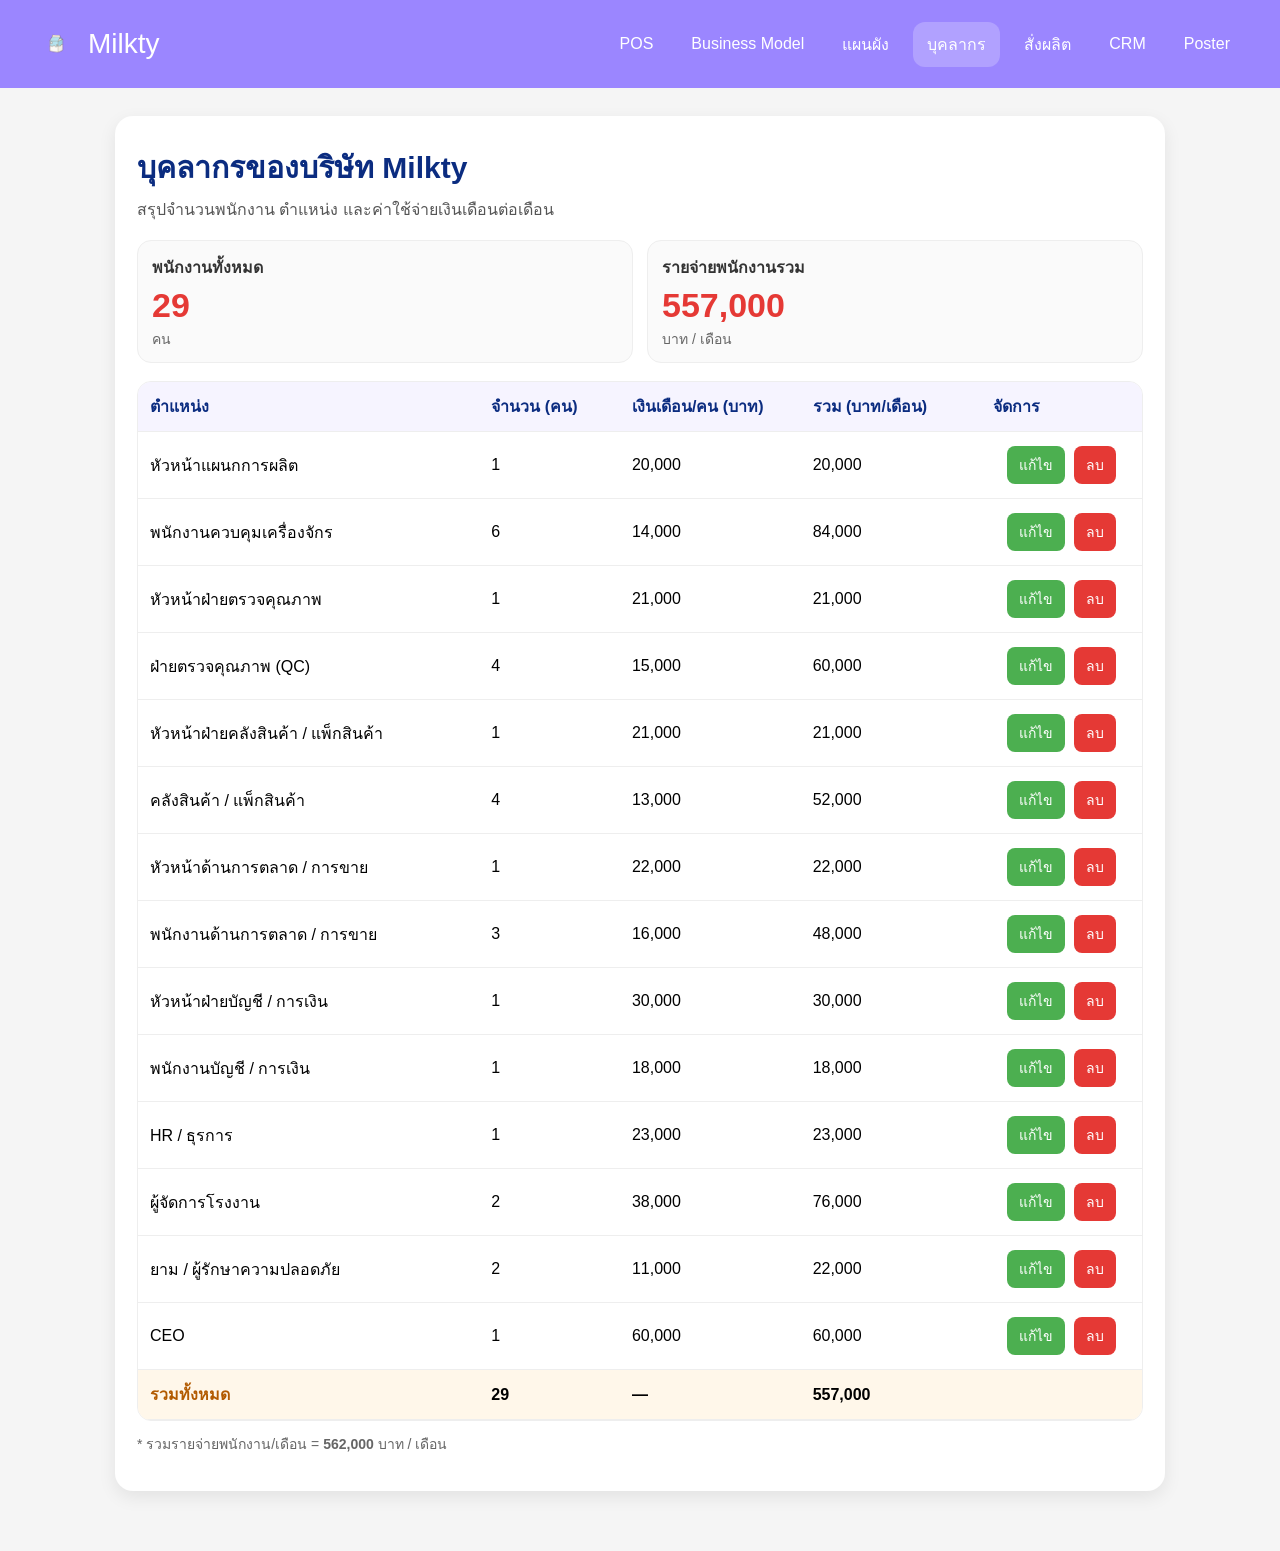
<file: Team/team.html>
<!DOCTYPE html>
<html lang="th">

<head>
    <meta charset="UTF-8" />
    <meta name="viewport" content="width=device-width, initial-scale=1.0" />
    <title>Milkty | บุคลากร</title>
    <link rel="stylesheet" href="team.css" />
</head>

<body>
    <header class="topbar">
        <div class="brand">
            <img src="../img/logo.png" alt="Milkty Logo" class="brand-icon">
            <span class="brand-name">Milkty</span>
        </div>

        <nav class="nav">
            <a href="../index.html" class="nav-link">POS</a>
            <a href="../Business/business.html" class="nav-link">Business Model</a>
            <a href="../Diagram/diagram.html" class="nav-link">แผนผัง</a>
            <a href="../Team/team.html" class="nav-link active">บุคลากร</a>
            <a href="../Production/production.html" class="nav-link">สั่งผลิต</a>
            <a href="../CRM/crm.html" class="nav-link">CRM</a>
            <a href="../Poster/poster.html" class="nav-link">Poster</a>
        </nav>
    </header>

    <main class="wrap">
        <section class="card">
            <h1 class="page-title">บุคลากรของบริษัท Milkty</h1>
            <p class="subtitle">สรุปจำนวนพนักงาน ตำแหน่ง และค่าใช้จ่ายเงินเดือนต่อเดือน</p>

            <!-- Summary -->
            <div class="summary">
                <div class="sum-box">
                    <div class="sum-label">พนักงานทั้งหมด</div>
                    <div class="sum-value" id="totalPeople">-</div>
                    <div class="sum-unit">คน</div>
                </div>

                <div class="sum-box">
                    <div class="sum-label">รายจ่ายพนักงานรวม</div>
                    <div class="sum-value" id="totalCost">-</div>
                    <div class="sum-unit">บาท / เดือน</div>
                </div>
            </div>

            <!-- Table -->
            <div class="table-wrap">
                <table class="team-table">
                    <colgroup>
                        <col style="width:34%">
                        <col style="width:14%">
                        <col style="width:18%">
                        <col style="width:18%">
                        <col style="width:16%">
                    </colgroup>

                    <thead>
                        <tr>
                            <th>ตำแหน่ง</th>
                            <th class="num">จำนวน (คน)</th>
                            <th class="num">เงินเดือน/คน (บาท)</th>
                            <th class="num">รวม (บาท/เดือน)</th>
                            <th class="center">จัดการ</th>
                        </tr>
                    </thead>

                    <tbody id="teamBody"></tbody>

                    <tfoot>
                        <tr>
                            <td class="tfoot-label">รวมทั้งหมด</td>
                            <td class="num" id="tfootPeople">-</td>
                            <td class="num">—</td>
                            <td class="num" id="tfootCost">-</td>
                            <td></td>
                        </tr>
                    </tfoot>
                </table>
            </div>

            <p class="note">
                * รวมรายจ่ายพนักงาน/เดือน = <b>562,000</b> บาท / เดือน
            </p>
        </section>
    </main>

    <script src="team.js"></script>
</body>

</html>
</file>
<file: Product/product.css>
* {
    box-sizing: border-box;
}

body {
    margin: 0;
    font-family: Arial, Helvetica, sans-serif;
    background: #f5f5f5;
}

/* topbar */
.topbar {
    height: 88px;
    background: #9b86ff;
    display: flex;
    align-items: center;
    justify-content: space-between;
    padding: 0 36px;
    gap: 24px;
}

.brand {
    display: flex;
    align-items: center;
    gap: 12px;
    flex-shrink: 0;
}

.brand-icon {
    width: 34px;
    height: 34px;
    object-fit: contain;
}

.brand-name {
    color: #ffffff;
    font-size: 24px;
    font-weight: 500;
}

/* nav */
.nav {
    display: flex;
    align-items: center;
    justify-content: center;
    gap: 10px;
    flex-wrap: nowrap;
    overflow-x: auto;
    scrollbar-width: none;
}

.nav::-webkit-scrollbar {
    display: none;
}

.nav-link {
    color: #ffffff;
    text-decoration: none;
    font-size: 16px;
    font-weight: 500;
    padding: 10px 14px;
    border-radius: 12px;
    white-space: nowrap;
    transition: 0.2s;
}

.nav-link:hover {
    background: rgba(255, 255, 255, 0.12);
}

.nav-link.active {
    background: rgba(255, 255, 255, 0.22);
}

.brand-icon{
  width: 40px;
  height: 40px;
  object-fit: contain;
}
.brand-name{
  color: #fff;
  font-size: 28px;
}

/* Layout */
.wrap{
  padding: 40px 20px 60px;
}

.cards{
  max-width: 1100px;
  margin: 0 auto;
  display: grid;
  grid-template-columns: repeat(3, 1fr);
  gap: 24px;
}

/* Card */
.card{
  background: #ffffff;
  border-radius: 20px; /* ลดความโค้ง */
  padding: 24px;
  text-align: center;
  box-shadow: 0 6px 18px rgba(0,0,0,.08); /* เงาเบาลง */
}

.imgbox{
  height: 180px; /* ✅ เล็กลง */
  display: flex;
  justify-content: center;
  align-items: center;
}

.imgbox img{
  height: 160px; /* ✅ รูปเล็กลง */
  object-fit: contain;
}

.title{
  margin: 14px 0 10px;
  color: #0b2c80;
  font-size: 22px; /* ✅ ตัวอักษรเล็กลง */
  font-weight: 700;
}

.desc{
  margin: 0 0 16px;
  color: #555;
  font-size: 15px;
  line-height: 1.5;
}

/* Button */
.btn{
  display: inline-block;
  padding: 10px 24px;
  border-radius: 30px;
  background: #f57c00;
  color: #fff;
  font-size: 16px;
  text-decoration: none;
}

.btn:hover{
  background: #e36f00;
}

/* responsive */
@media (max-width: 1100px) {
    .topbar {
        padding: 0 20px;
    }

    .brand-name {
        font-size: 22px;
    }

    .nav-link {
        font-size: 15px;
        padding: 8px 12px;
    }
}

@media (max-width: 768px) {
    .topbar {
        height: auto;
        padding: 14px 16px;
        flex-direction: column;
        align-items: flex-start;
    }

    .nav {
        width: 100%;
        justify-content: flex-start;
    }
}
</file>
<file: Business/business.css>
* {
    box-sizing: border-box;
}

body {
    margin: 0;
    font-family: Arial, Helvetica, sans-serif;
    background: #f5f5f5;
}

/* topbar */
.topbar {
    height: 88px;
    background: #9b86ff;
    display: flex;
    align-items: center;
    justify-content: space-between;
    padding: 0 36px;
    gap: 24px;
}

.brand {
    display: flex;
    align-items: center;
    gap: 12px;
    flex-shrink: 0;
}

.brand-icon {
    width: 34px;
    height: 34px;
    object-fit: contain;
}

.brand-name {
    color: #ffffff;
    font-size: 24px;
    font-weight: 500;
}

/* nav */
.nav {
    display: flex;
    align-items: center;
    justify-content: center;
    gap: 10px;
    flex-wrap: nowrap;
    overflow-x: auto;
    scrollbar-width: none;
}

.nav::-webkit-scrollbar {
    display: none;
}

.nav-link {
    color: #ffffff;
    text-decoration: none;
    font-size: 16px;
    font-weight: 500;
    padding: 10px 14px;
    border-radius: 12px;
    white-space: nowrap;
    transition: 0.2s;
}

.nav-link:hover {
    background: rgba(255, 255, 255, 0.12);
}

.nav-link.active {
    background: rgba(255, 255, 255, 0.22);
}

.brand-icon{
  width: 40px;
  height: 40px;
  object-fit: contain;
}
.brand-name{
  color: #fff;
  font-size: 28px;
}

/* Layout */
.wrap{
  padding: 40px 20px 60px;
}

/* Layout */
.wrap{
  padding: 28px 18px 60px;
  display: flex;
  justify-content: center;
}

.card{
  width: min(1150px, 100%);
  background: #fff;
  border-radius: 18px;
  box-shadow: 0 6px 18px rgba(0,0,0,.08);
  padding: 22px;
}

.page-title{
  margin: 6px 0 6px;
  font-size: 30px;
  color: #0b2c80;
}

.subtitle{
  margin: 0 0 18px;
  color: #555;
}

/* Grid 9 cards */
.grid{
  display: grid;
  grid-template-columns: repeat(3, minmax(0, 1fr));
  gap: 14px;
}

.bm-card{
  border: 1px solid #eee;
  border-radius: 14px;
  padding: 14px 14px 12px;
  background: #fafafa;
  transition: 0.2s;
}

.bm-card:hover{
  transform: translateY(-2px);
  box-shadow: 0 8px 18px rgba(0,0,0,.08);
  background: #ffffff;
}

.bm-head{
  display: flex;
  align-items: baseline;
  gap: 10px;
  margin-bottom: 8px;
}

.bm-no{
  font-weight: 900;
  color: #f57c00;
  font-size: 18px;
}

.bm-title{
  font-weight: 900;
  color: #0b2c80;
  font-size: 18px;
}

.bm-sub{
  margin: 0 0 10px;
  color: #666;
  font-size: 14px;
}

.bm-list{
  margin: 0;
  padding-left: 18px;
  color: #222;
  line-height: 1.6;
  font-size: 15px;
}

/* responsive */
@media (max-width: 1100px) {
    .topbar {
        padding: 0 20px;
    }

    .brand-name {
        font-size: 22px;
    }

    .nav-link {
        font-size: 15px;
        padding: 8px 12px;
    }
}

@media (max-width: 768px) {
    .topbar {
        height: auto;
        padding: 14px 16px;
        flex-direction: column;
        align-items: flex-start;
    }

    .nav {
        width: 100%;
        justify-content: flex-start;
    }
}
</file>
<file: CRM/crm.css>
* {
    box-sizing: border-box;
}

body {
    margin: 0;
    font-family: Arial, Helvetica, sans-serif;
    background: #f5f5f5;
}

/* topbar */
.topbar {
    height: 88px;
    background: #9b86ff;
    display: flex;
    align-items: center;
    justify-content: space-between;
    padding: 0 36px;
    gap: 24px;
}

.brand {
    display: flex;
    align-items: center;
    gap: 12px;
    flex-shrink: 0;
}

.brand-icon {
    width: 34px;
    height: 34px;
    object-fit: contain;
}

.brand-name {
    color: #ffffff;
    font-size: 24px;
    font-weight: 500;
}

/* nav */
.nav {
    display: flex;
    align-items: center;
    justify-content: center;
    gap: 10px;
    flex-wrap: nowrap;
    overflow-x: auto;
    scrollbar-width: none;
}

.nav::-webkit-scrollbar {
    display: none;
}

.nav-link {
    color: #ffffff;
    text-decoration: none;
    font-size: 16px;
    font-weight: 500;
    padding: 10px 14px;
    border-radius: 12px;
    white-space: nowrap;
    transition: 0.2s;
}

.nav-link:hover {
    background: rgba(255, 255, 255, 0.12);
}

.nav-link.active {
    background: rgba(255, 255, 255, 0.22);
}
.page {
    padding: 40px;
    max-width: 1600px;
    margin: auto;
}

.title {
    text-align: center;
    margin-top: 30px;
    margin-bottom: 40px;
    color: #0b2c80;
    font-size: 36px;
}

/* dashboard */
.dashboard {
    display: grid;
    grid-template-columns: repeat(4, 1fr);
    gap: 24px;
    margin-bottom: 38px;
}

.box {
    background: white;
    padding: 26px 20px;
    border-radius: 18px;
    text-align: center;
    box-shadow: 0 4px 12px rgba(0, 0, 0, 0.08);
}

.box h3 {
    margin: 0;
    color: #555;
    font-size: 20px;
}

.box p {
    font-size: 34px;
    color: #e53935;
    font-weight: bold;
    margin-top: 18px;
}

/* table */
.table-section {
    background: white;
    padding: 24px;
    border-radius: 18px;
    box-shadow: 0 4px 12px rgba(0, 0, 0, 0.08);
}

.table-section h2 {
    margin-top: 0;
    margin-bottom: 20px;
    color: #0b2c80;
    font-size: 26px;
}

.table-wrap {
    overflow-x: auto;
}

table {
    width: 100%;
    border-collapse: collapse;
    min-width: 1000px;
}

th {
    background: #eee9ff;
    color: #0b2c80;
    padding: 16px 14px;
    text-align: left;
    font-size: 18px;
}

td {
    padding: 16px 14px;
    border-bottom: 1px solid #ddd;
    font-size: 17px;
}

tbody tr:hover {
    background: #fafafa;
}

/* responsive */
@media (max-width: 1100px) {
    .topbar {
        padding: 0 20px;
    }

    .brand-name {
        font-size: 22px;
    }

    .nav-link {
        font-size: 15px;
        padding: 8px 12px;
    }
}

@media (max-width: 768px) {
    .topbar {
        height: auto;
        padding: 14px 16px;
        flex-direction: column;
        align-items: flex-start;
    }

    .nav {
        width: 100%;
        justify-content: flex-start;
    }
}
</file>
<file: Diagram/diagram.css>
* {
    box-sizing: border-box;
}

body {
    margin: 0;
    font-family: Arial, Helvetica, sans-serif;
    background: #f5f5f5;
    color: #111;
}

/* Topbar */
.topbar {
    height: 90px;
    background: #9b86ff;
    display: flex;
    align-items: center;
    padding: 0 40px;
    position: relative;
}

.brand {
    display: flex;
    align-items: center;
    gap: 10px;
    z-index: 2;
}

.brand-icon {
    width: 35px;
    height: 35px;
    object-fit: contain;
}

.brand-name {
    color: white;
    font-size: 24px;
}

.nav {
    position: absolute;
    left: 50%;
    transform: translateX(-50%);
    display: flex;
    gap: 26px;
}

.nav-link {
    color: white;
    text-decoration: none;
    font-size: 18px;
    padding: 8px 12px;
    border-radius: 10px;
    transition: 0.2s;
}

.nav-link:hover {
    color: #ffe082;
}

.nav-link.active {
    background: rgba(255, 255, 255, 0.2);
}

/* Main */
.page {
    max-width: 1400px;
    margin: auto;
    padding: 40px;
}

.title {
    text-align: center;
    color: #0b2c80;
    font-size: 40px;
    margin-bottom: 10px;
}

.subtitle {
    text-align: center;
    color: #666;
    font-size: 18px;
    margin-bottom: 35px;
}

.plan-section {
    display: grid;
    grid-template-columns: 1fr;
    gap: 28px;
}

.plan-card {
    background: white;
    border-radius: 18px;
    padding: 24px;
    box-shadow: 0 4px 12px rgba(0, 0, 0, 0.08);
}

.plan-card h2 {
    margin-top: 0;
    margin-bottom: 18px;
    color: #0b2c80;
    font-size: 28px;
}

.image-box {
    width: 100%;
    background: #fafafa;
    border: 1px solid #e3e3e3;
    border-radius: 14px;
    padding: 16px;
    text-align: center;
}

.image-box img {
    width: 100%;
    max-height: 650px;
    object-fit: contain;
    border-radius: 10px;
}

.desc {
    margin-top: 16px;
    color: #555;
    font-size: 17px;
    line-height: 1.7;
}

/* Responsive */
@media (max-width: 820px) {
    .topbar {
        padding: 0 18px;
    }

    .nav {
        gap: 12px;
    }

    .nav-link {
        font-size: 15px;
        padding: 6px 8px;
    }

    .page {
        padding: 20px;
    }

    .title {
        font-size: 30px;
    }

    .plan-card h2 {
        font-size: 23px;
    }
}
</file>
<file: Login/login.css>
/* Reset */
* { box-sizing: border-box; }
html, body { height: 100%; }
body {
  margin: 0;
  font-family: Arial, Helvetica, sans-serif;
  background: #ffffff;
  color: #111;
}

/* Topbar */
.topbar {
  height: 110px;
  background: #9b86ff; /* ม่วงแบบในรูป */
  display: flex;
  align-items: center;
  padding: 0 56px;
}

.brand {
  display: flex;
  align-items: center;
  gap: 5px;
}

.brand-name {
  font-size: 34px;
  color: #ffffff;
  font-weight: 500;
  letter-spacing: 0.3px;
}

.brand-icon {
  width: 150px;
  height: 150px;
  object-fit: contain;
}

/* Page layout */
.page {
  min-height: calc(100vh - 110px);
  display: flex;
  justify-content: center;
  align-items: flex-start;
  padding-top: 90px;
}

/* Login card */
.login-card {
  width: 560px;
  max-width: calc(100% - 40px);
  text-align: center;
}

.title {
  margin: 0 0 28px 0;
  font-size: 56px;
  font-weight: 500;
}

/* Form */
.form { text-align: left; }

.label {
  display: block;
  font-size: 34px;
  margin: 22px 0 10px;
  font-weight: 500;
}

.input {
  width: 100%;
  height: 54px;
  border: none;
  border-radius: 8px;
  background: #dcdcdc;
  padding: 0 18px;
  font-size: 18px;
  outline: none;
}

.input:focus {
  box-shadow: 0 0 0 3px rgba(155, 134, 255, 0.25);
}

.row {
  display: flex;
  justify-content: flex-end;
  margin-top: 10px;
}

.link {
  color: #1a49ff;
  text-decoration: none;
  font-size: 16px;
}

.link:hover { text-decoration: underline; }

.btn {
  width: 360px;
  max-width: 100%;
  display: block;
  margin: 38px auto 22px;
  height: 92px;
  border: none;
  border-radius: 8px;
  background: #16cc72; /* เขียวแบบในรูป */
  font-size: 44px;
  cursor: pointer;
}

.btn:hover { filter: brightness(0.95); }

.register {
  text-align: center;
  font-size: 18px;
  margin: 0;
}

/* Responsive */
@media (max-width: 520px) {
  .topbar { padding: 0 18px; height: 90px; }
  .brand-name { font-size: 28px; }
  .page { padding-top: 50px; }
  .title { font-size: 44px; }
  .label { font-size: 26px; }
  .btn { height: 78px; font-size: 36px; }
}
</file>
<file: Order/order.css>
* {
    box-sizing: border-box;
}

body {
    margin: 0;
    font-family: Arial, Helvetica, sans-serif;
    background: #f5f5f5;
}

/* topbar */
.topbar {
    height: 88px;
    background: #9b86ff;
    display: flex;
    align-items: center;
    justify-content: space-between;
    padding: 0 36px;
    gap: 24px;
}

.brand {
    display: flex;
    align-items: center;
    gap: 12px;
    flex-shrink: 0;
}

.brand-icon {
    width: 34px;
    height: 34px;
    object-fit: contain;
}

.brand-name {
    color: #ffffff;
    font-size: 24px;
    font-weight: 500;
}

/* nav */
.nav {
    display: flex;
    align-items: center;
    justify-content: center;
    gap: 10px;
    flex-wrap: nowrap;
    overflow-x: auto;
    scrollbar-width: none;
}

.nav::-webkit-scrollbar {
    display: none;
}

.nav-link {
    color: #ffffff;
    text-decoration: none;
    font-size: 16px;
    font-weight: 500;
    padding: 10px 14px;
    border-radius: 12px;
    white-space: nowrap;
    transition: 0.2s;
}

.nav-link:hover {
    background: rgba(255, 255, 255, 0.12);
}

.nav-link.active {
    background: rgba(255, 255, 255, 0.22);
}

.brand-icon{
  width: 40px;
  height: 40px;
  object-fit: contain;
}
.brand-name{
  color: #fff;
  font-size: 28px;
}

.wrap{
  padding: 28px 18px 60px;
  display: flex;
  justify-content: center;
}

.card{
  width: min(980px, 100%);
  background: #fff;
  border-radius: 18px;
  box-shadow: 0 6px 18px rgba(0,0,0,.08);
  padding: 22px;
}

.page-title{
  margin: 6px 0 18px;
  font-size: 30px;
  color: #0b2c80;
}

.product-box{
  display: grid;
  grid-template-columns: 200px 1fr;
  gap: 18px;
  align-items: center;
  padding: 16px;
  border: 1px solid #eee;
  border-radius: 14px;
  margin-bottom: 18px;
}
.product-box img{
  width: 100%;
  max-width: 180px;
  height: auto;
  object-fit: contain;
}
.p-name{
  font-size: 22px;
  font-weight: 700;
  color: #0b2c80;
  margin-bottom: 6px;
}
.p-price{
  color: #333;
  margin-bottom: 8px;
}
.promo{
  background: #f7f7ff;
  border: 1px solid #ecebff;
  padding: 10px 12px;
  border-radius: 10px;
  font-size: 14px;
}
.promo ul{
  margin: 8px 0 0 18px;
  padding: 0;
}

.form .grid{
  display: grid;
  grid-template-columns: 1fr 1fr;
  gap: 14px;
}
.field label{
  display: block;
  margin-bottom: 6px;
  font-weight: 700;
  color: #333;
}
.field input, .field textarea{
  width: 100%;
  border: 1px solid #ddd;
  border-radius: 10px;
  padding: 10px 12px;
  font-size: 15px;
}
.field input:focus, .field textarea:focus{
  outline: none;
  box-shadow: 0 0 0 3px rgba(155,134,255,.2);
  border-color: #b7abff;
}
.full{ grid-column: 1 / -1; }

.calc{
  border: 1px dashed #ddd;
  border-radius: 10px;
  padding: 10px 12px;
  line-height: 1.8;
  font-size: 15px;
}
.total{
  font-size: 18px;
  font-weight: 800;
  color: #e53935;
}

.actions{
  display: flex;
  gap: 10px;
  justify-content: flex-end;
  margin-top: 16px;
}
.btn{
  border: none;
  border-radius: 999px;
  padding: 12px 18px;
  font-size: 16px;
  cursor: pointer;
}
.btn.gray{ background: #eaeaea; }
.btn.orange{ background: #f57c00; color: #fff; }
.btn:hover{ filter: brightness(.95); }

.note{
  margin: 10px 0 0;
  color: #0b2c80;
  font-size: 14px;
}

/* responsive */
@media (max-width: 1100px) {
    .topbar {
        padding: 0 20px;
    }

    .brand-name {
        font-size: 22px;
    }

    .nav-link {
        font-size: 15px;
        padding: 8px 12px;
    }
}

@media (max-width: 768px) {
    .topbar {
        height: auto;
        padding: 14px 16px;
        flex-direction: column;
        align-items: flex-start;
    }

    .nav {
        width: 100%;
        justify-content: flex-start;
    }
}
</file>
<file: Poster/poster.css>
* {
    box-sizing: border-box;
}

body {
    margin: 0;
    font-family: Arial, Helvetica, sans-serif;
    background: #f5f5f5;
}

/* topbar */
.topbar {
    height: 88px;
    background: #9b86ff;
    display: flex;
    align-items: center;
    justify-content: space-between;
    padding: 0 36px;
    gap: 24px;
}

.brand {
    display: flex;
    align-items: center;
    gap: 12px;
    flex-shrink: 0;
}

.brand-icon {
    width: 34px;
    height: 34px;
    object-fit: contain;
}

.brand-name {
    color: #ffffff;
    font-size: 24px;
    font-weight: 500;
}

/* nav */
.nav {
    display: flex;
    align-items: center;
    justify-content: center;
    gap: 10px;
    flex-wrap: nowrap;
    overflow-x: auto;
    scrollbar-width: none;
}

.nav::-webkit-scrollbar {
    display: none;
}

.nav-link {
    color: #ffffff;
    text-decoration: none;
    font-size: 16px;
    font-weight: 500;
    padding: 10px 14px;
    border-radius: 12px;
    white-space: nowrap;
    transition: 0.2s;
}

.nav-link:hover {
    background: rgba(255, 255, 255, 0.12);
}

.nav-link.active {
    background: rgba(255, 255, 255, 0.22);
}

/* Main */
.page {
    max-width: 1400px;
    margin: auto;
    padding: 40px 20px 60px;
}

.title {
    text-align: center;
    color: #0b2c80;
    font-size: 38px;
    margin-bottom: 10px;
}

.subtitle {
    text-align: center;
    color: #666;
    font-size: 18px;
    margin-bottom: 30px;
}

.poster-section {
    display: flex;
    justify-content: center;
}

.poster-card {
    width: 100%;
    max-width: 900px;
    background: white;
    border-radius: 18px;
    padding: 24px;
    box-shadow: 0 4px 12px rgba(0, 0, 0, 0.08);
    text-align: center;
}

.poster-image {
    width: 100%;
    max-height: 1200px;
    object-fit: contain;
    border-radius: 12px;
    border: 1px solid #ddd;
}

/* responsive */
@media (max-width: 1100px) {
    .topbar {
        padding: 0 20px;
    }

    .brand-name {
        font-size: 22px;
    }

    .nav-link {
        font-size: 15px;
        padding: 8px 12px;
    }
}

@media (max-width: 768px) {
    .topbar {
        height: auto;
        padding: 14px 16px;
        flex-direction: column;
        align-items: flex-start;
    }

    .nav {
        width: 100%;
        justify-content: flex-start;
    }
}
</file>
<file: Production/production.css>
* {
    box-sizing: border-box;
}

body {
    margin: 0;
    font-family: Arial, Helvetica, sans-serif;
    background: #f5f5f5;
}

/* topbar */
.topbar {
    height: 88px;
    background: #9b86ff;
    display: flex;
    align-items: center;
    justify-content: space-between;
    padding: 0 36px;
    gap: 24px;
}

.brand {
    display: flex;
    align-items: center;
    gap: 12px;
    flex-shrink: 0;
}

.brand-icon {
    width: 34px;
    height: 34px;
    object-fit: contain;
}

.brand-name {
    color: #ffffff;
    font-size: 24px;
    font-weight: 500;
}

/* nav */
.nav {
    display: flex;
    align-items: center;
    justify-content: center;
    gap: 10px;
    flex-wrap: nowrap;
    overflow-x: auto;
    scrollbar-width: none;
}

.nav::-webkit-scrollbar {
    display: none;
}

.nav-link {
    color: #ffffff;
    text-decoration: none;
    font-size: 16px;
    font-weight: 500;
    padding: 10px 14px;
    border-radius: 12px;
    white-space: nowrap;
    transition: 0.2s;
}

.nav-link:hover {
    background: rgba(255, 255, 255, 0.12);
}

.nav-link.active {
    background: rgba(255, 255, 255, 0.22);
}


.brand-icon{
  width: 40px;
  height: 40px;
  object-fit: contain;
}
.brand-name{
  color: #fff;
  font-size: 28px;
}

/* Layout */
.wrap{
  padding: 40px 20px 60px;
}

/* Main */
.page {
  padding: 30px 20px 60px;
}

.production-card {
  max-width: 1200px;
  margin: 0 auto;
  background: #f3f3f3;
}

.page-title {
  text-align: center;
  font-size: 64px;
  margin: 10px 0 30px;
  color: #111;
  font-weight: 800;
}

.content-grid {
  display: grid;
  grid-template-columns: 1fr 1fr;
  gap: 40px;
  align-items: center;
}

.form-side {
  padding: 10px 20px;
}

.field {
  margin-bottom: 28px;
}

.field label {
  display: block;
  font-size: 28px;
  font-weight: 800;
  margin-bottom: 10px;
}

.field select,
.field input {
  width: 100%;
  max-width: 420px;
  height: 54px;
  border: none;
  background: #19c2df;
  color: #111;
  font-size: 24px;
  padding: 0 16px;
  outline: none;
}

.field select {
  cursor: pointer;
}

.input-row {
  display: flex;
  align-items: center;
  gap: 20px;
}

.input-row input {
  width: 220px;
}

.unit {
  font-size: 24px;
  font-weight: 700;
}

.summary-box {
  margin-top: 10px;
  max-width: 500px;
  background: #ffffff;
  border-radius: 16px;
  padding: 20px 24px;
  box-shadow: 0 4px 14px rgba(0,0,0,0.08);
}

.summary-box p {
  margin: 0 0 12px;
  font-size: 22px;
}

.total-text {
  font-size: 30px !important;
  font-weight: 800;
  color: #0b2c80;
}

.produce-btn {
  margin-top: 28px;
  width: 260px;
  height: 90px;
  border: none;
  background: #7f6a5c;
  color: #fff;
  font-size: 34px;
  border-radius: 4px;
  cursor: pointer;
  transition: 0.2s;
}

.produce-btn:hover {
  filter: brightness(0.95);
}

.image-side {
  display: flex;
  justify-content: center;
  align-items: center;
}

.milk-image {
  width: 100%;
  max-width: 420px;
  height: auto;
  object-fit: contain;
}

/* responsive */
@media (max-width: 1100px) {
    .topbar {
        padding: 0 20px;
    }

    .brand-name {
        font-size: 22px;
    }

    .nav-link {
        font-size: 15px;
        padding: 8px 12px;
    }
}

@media (max-width: 768px) {
    .topbar {
        height: auto;
        padding: 14px 16px;
        flex-direction: column;
        align-items: flex-start;
    }

    .nav {
        width: 100%;
        justify-content: flex-start;
    }
}
</file>
<file: Team/team.css>
* {
    box-sizing: border-box;
}

body {
    margin: 0;
    font-family: Arial, Helvetica, sans-serif;
    background: #f5f5f5;
}

/* topbar */
.topbar {
    height: 88px;
    background: #9b86ff;
    display: flex;
    align-items: center;
    justify-content: space-between;
    padding: 0 36px;
    gap: 24px;
}

.brand {
    display: flex;
    align-items: center;
    gap: 12px;
    flex-shrink: 0;
}

.brand-icon {
    width: 34px;
    height: 34px;
    object-fit: contain;
}

.brand-name {
    color: #ffffff;
    font-size: 24px;
    font-weight: 500;
}

/* nav */
.nav {
    display: flex;
    align-items: center;
    justify-content: center;
    gap: 10px;
    flex-wrap: nowrap;
    overflow-x: auto;
    scrollbar-width: none;
}

.nav::-webkit-scrollbar {
    display: none;
}

.nav-link {
    color: #ffffff;
    text-decoration: none;
    font-size: 16px;
    font-weight: 500;
    padding: 10px 14px;
    border-radius: 12px;
    white-space: nowrap;
    transition: 0.2s;
}

.nav-link:hover {
    background: rgba(255, 255, 255, 0.12);
}

.nav-link.active {
    background: rgba(255, 255, 255, 0.22);
}


.brand-icon{
  width: 40px;
  height: 40px;
  object-fit: contain;
}
.brand-name{
  color: #fff;
  font-size: 28px;
}

/* Layout */
.wrap{
  padding: 40px 20px 60px;
}

/* Layout */
.wrap{
  padding: 28px 18px 60px;
  display: flex;
  justify-content: center;
}

.card{
  width: min(1050px, 100%);
  background: #fff;
  border-radius: 18px;
  box-shadow: 0 6px 18px rgba(0,0,0,.08);
  padding: 22px;
}

.page-title{
  margin: 6px 0 6px;
  font-size: 30px;
  color: #0b2c80;
}

.subtitle{
  margin: 0 0 18px;
  color: #555;
}

/* Summary */
.summary{
  display: grid;
  grid-template-columns: 1fr 1fr;
  gap: 14px;
  margin-bottom: 18px;
}

.sum-box{
  border: 1px solid #eee;
  border-radius: 14px;
  padding: 14px 14px 12px;
  background: #fafafa;
}

.sum-label{
  color: #333;
  font-weight: 700;
  margin-bottom: 8px;
}

.sum-value{
  font-size: 34px;
  font-weight: 900;
  color: #e53935;
  line-height: 1;
}

.sum-unit{
  margin-top: 6px;
  color: #666;
  font-size: 14px;
}

/* Table */
.table-wrap{
  overflow-x: auto;
  border: 1px solid #eee;
  border-radius: 14px;
}

.team-table{
  width: 100%;
  border-collapse: collapse;
  table-layout: fixed;   /* ยังใช้ fixed ได้ แต่ต้องให้คอลัมน์แรกแคบลง */
  min-width: 0;          /* ✅ เอา min-width ใหญ่ๆ ออก */
}

.team-table td:first-child,
.team-table th:first-child{
  white-space: normal;
  word-break: break-word;
}

/* ✅ กัน CSS อื่นมาทำให้คอลัมน์เพี้ยน */
.team-table tr{ display: table-row !important; }
.team-table th, .team-table td{ display: table-cell !important; }

.team-table th, .team-table td{
  padding: 12px 12px;
  border-bottom: 1px solid #eee;
  vertical-align: middle;
}

.team-table thead th{
  background: #f6f4ff;
  color: #0b2c80;
  text-align: left;
  font-weight: 800;
}

.num{
  text-align: left;
  white-space: nowrap;
}

.team-table tbody tr:hover{
  background: #fafafa;
}

.team-table tfoot td{
  background: #fff7ea;
  font-weight: 900;
}

.tfoot-label{
  color: #b25a00;
  font-weight: 900;
}

.note{
  margin-top: 12px;
  color: #666;
  font-size: 14px;
}

/* responsive */
@media (max-width: 1100px) {
    .topbar {
        padding: 0 20px;
    }

    .brand-name {
        font-size: 22px;
    }

    .nav-link {
        font-size: 15px;
        padding: 8px 12px;
    }
}

@media (max-width: 768px) {
    .topbar {
        height: auto;
        padding: 14px 16px;
        flex-direction: column;
        align-items: flex-start;
    }

    .nav {
        width: 100%;
        justify-content: flex-start;
    }
}

.center {
  text-align: center;
}

.edit-btn,
.delete-btn {
  border: none;
  padding: 8px 12px;
  margin: 2px;
  border-radius: 8px;
  cursor: pointer;
  font-size: 14px;
}

.edit-btn {
  background: #4caf50;
  color: white;
}

.edit-btn:hover {
  background: #43a047;
}

.delete-btn {
  background: #e53935;
  color: white;
}

.delete-btn:hover {
  background: #d32f2f;
}
</file>
